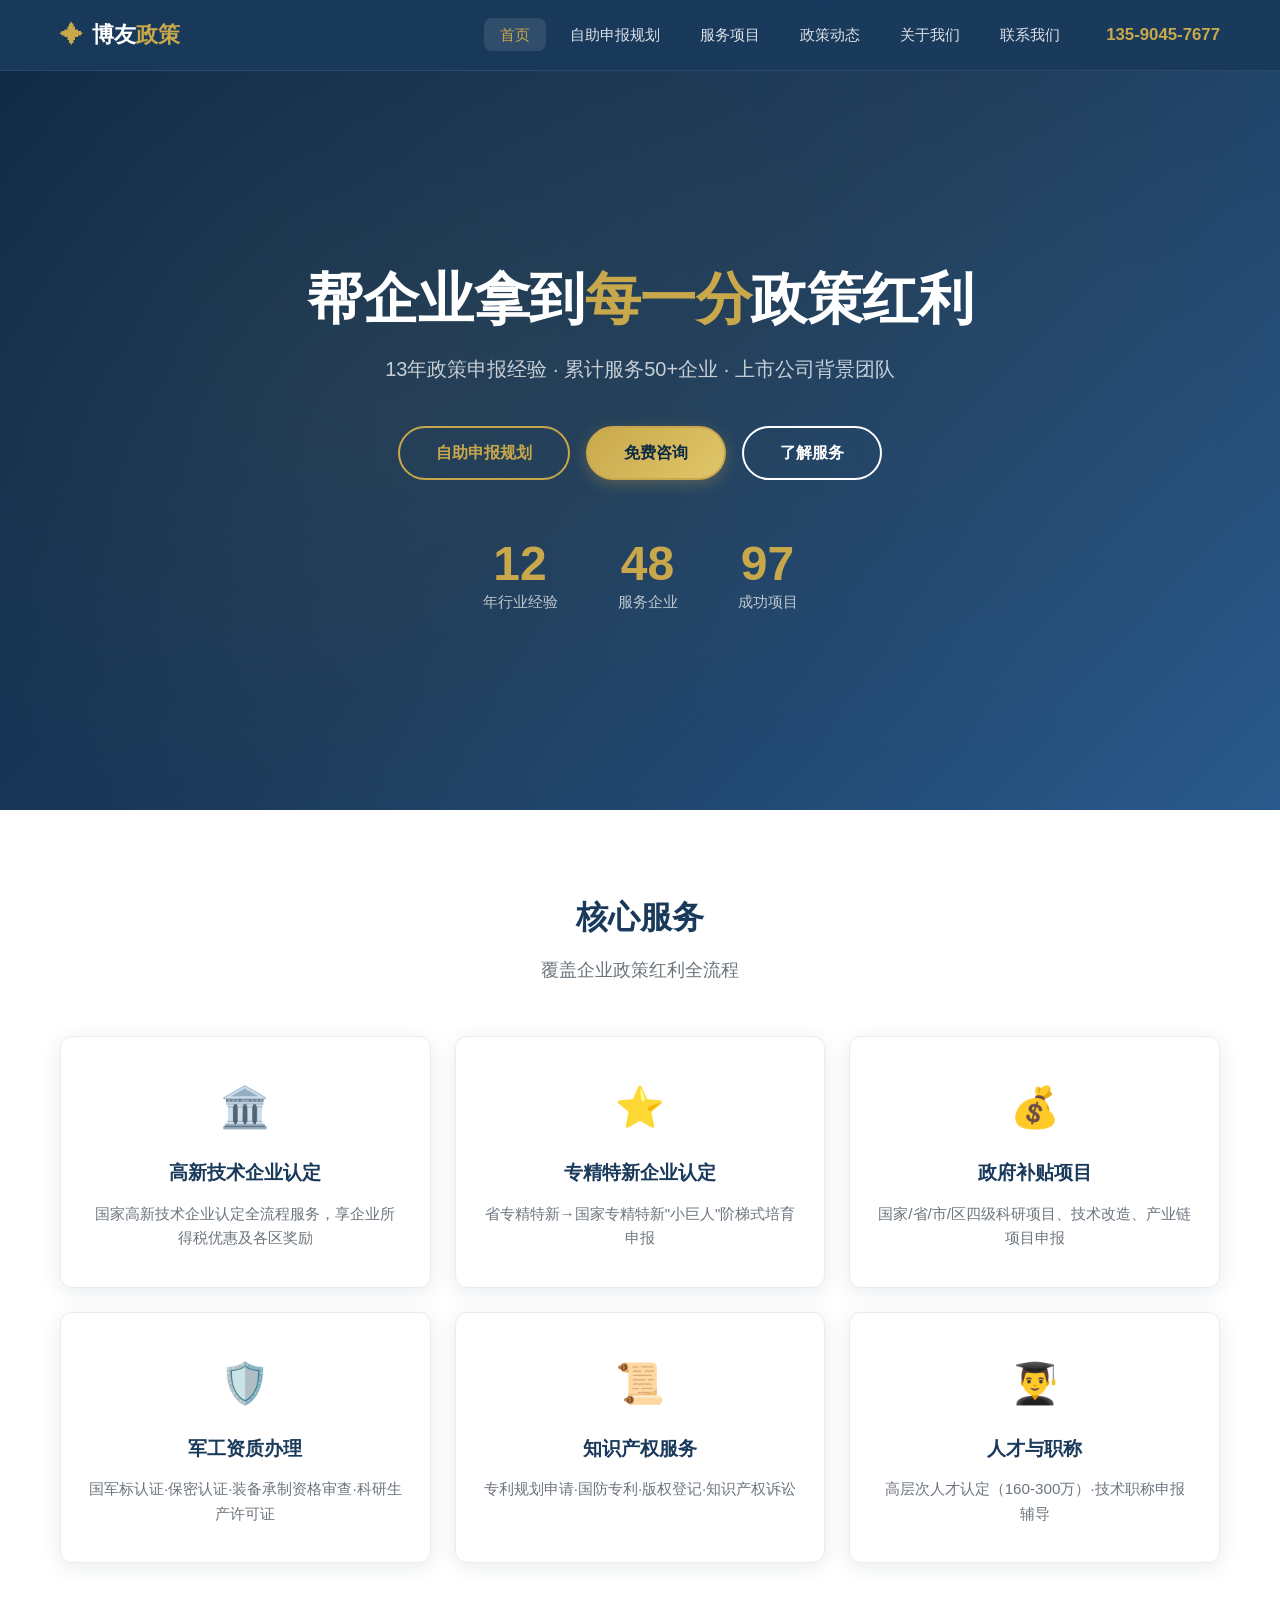
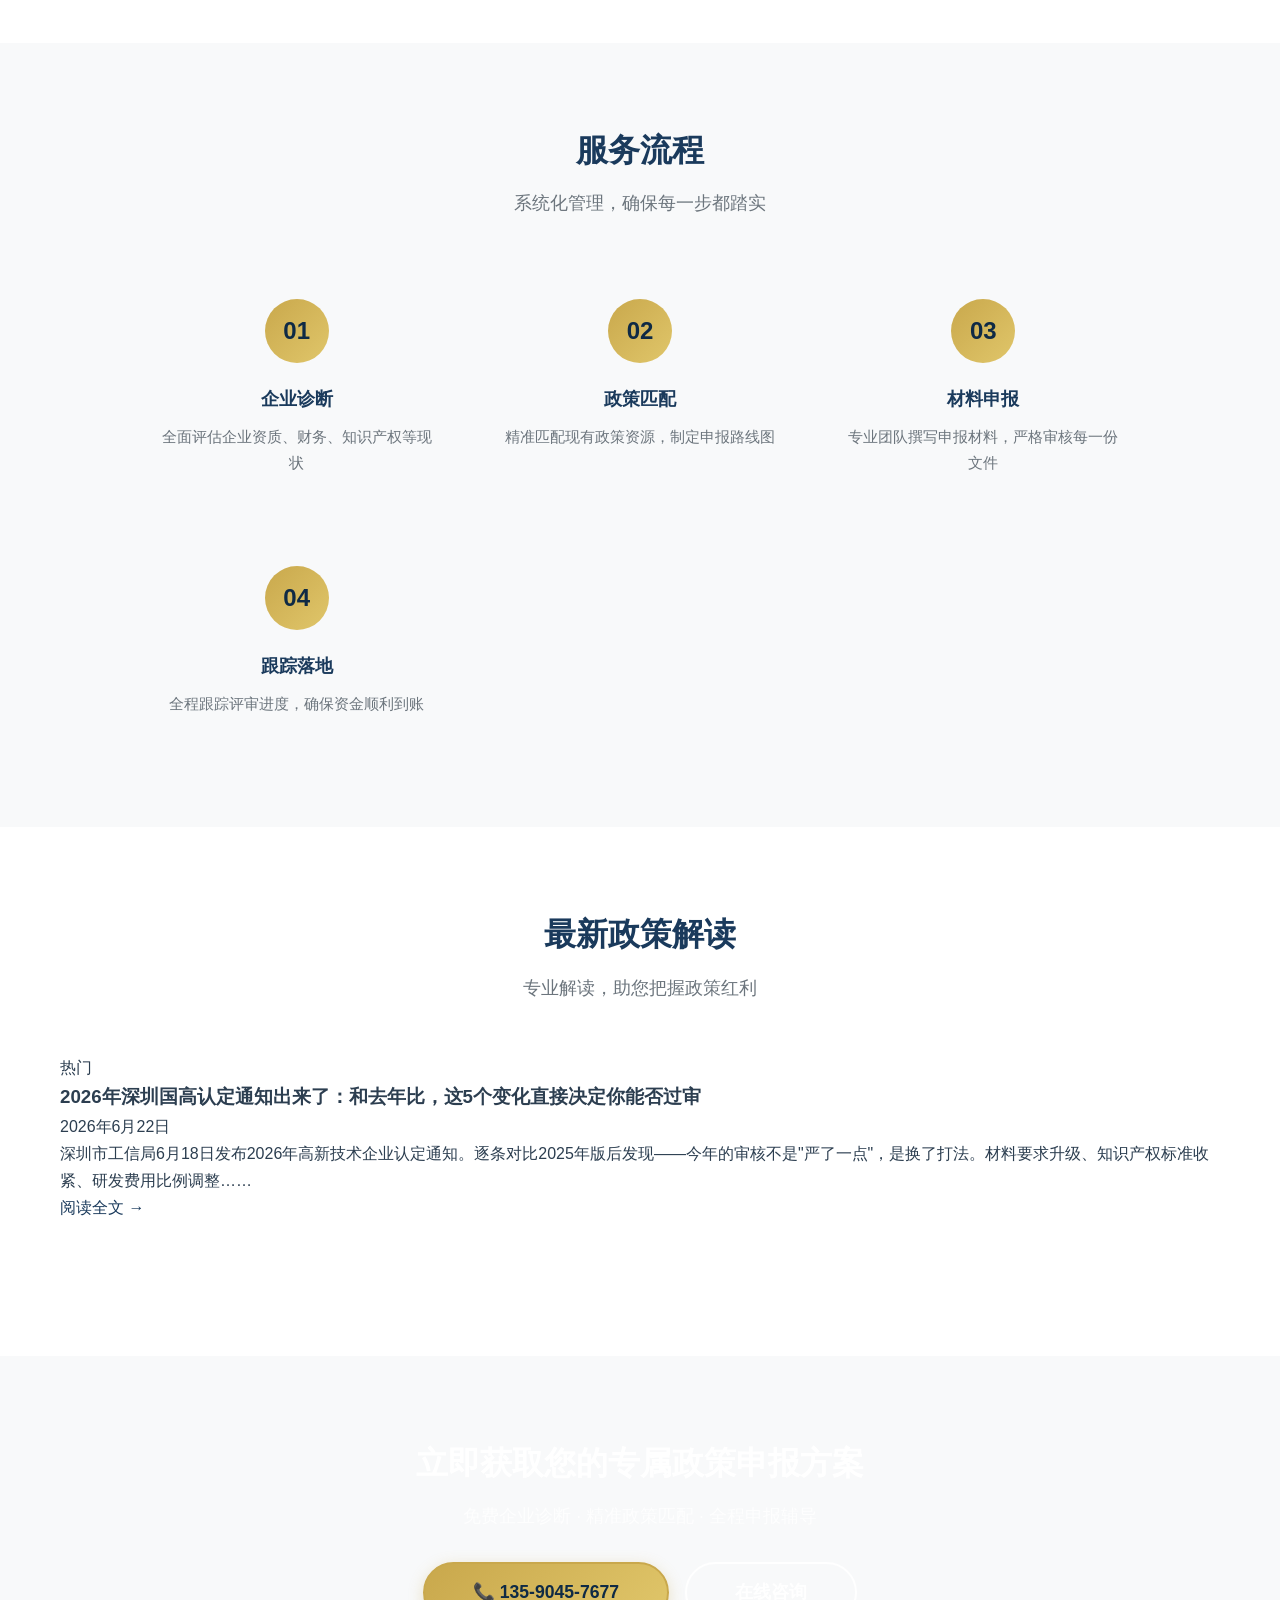
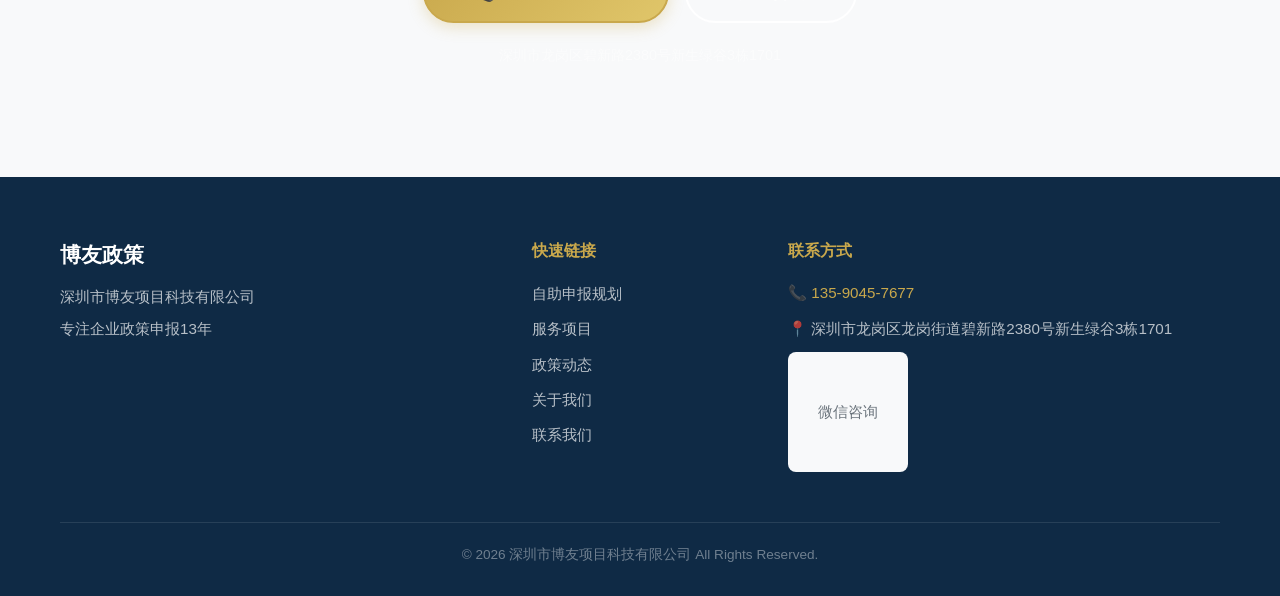
<file: index.html>
<!DOCTYPE html>
<html lang="zh-CN">
<head>
    <meta charset="UTF-8">
    <meta name="viewport" content="width=device-width, initial-scale=1.0">
    <title>博友政策 - 企业政策申报管家 | 国高·专精特新·补贴项目</title>
    <meta name="description" content="深圳市博友项目科技有限公司，13年政策申报经验，专注高新技术企业认定、专精特新、政府补贴项目、军工资质办理、知识产权服务。服务深圳及全国企业，累计成功项目100+。">
    <meta name="keywords" content="深圳高新技术企业认定,专精特新申报,政府补贴项目,军工资质,知识产权,深圳项目申报,博友政策">
    <link rel="stylesheet" href="assets/css/style.css">
</head>
<body>
    <!-- 顶部导航 -->
    <header class="header">
        <div class="container">
            <div class="logo">
                <a href="/">
                    <span class="logo-icon">✦</span>
                    <span class="logo-text">博友<span class="logo-accent">政策</span></span>
                </a>
            </div>
            <nav class="nav">
                <ul class="nav-list">
                    <li><a href="/" class="active">首页</a></li>
                    <li><a href="/plan.html">自助申报规划</a></li>
                    <li><a href="/services.html">服务项目</a></li>
                    <li><a href="/news.html">政策动态</a></li>
                    <li><a href="/about.html">关于我们</a></li>
                    <li><a href="/contact.html">联系我们</a></li>
                </ul>
                <div class="nav-phone"><a href="tel:13590457677">135-9045-7677</a></div>
                <button class="nav-toggle" aria-label="菜单">
                    <span></span>
                    <span></span>
                    <span></span>
                </button>
            </nav>
        </div>
    </header>

    <!-- Banner -->
    <section class="hero">
        <div class="hero-bg"></div>
        <div class="container">
            <div class="hero-content">
                <h1 class="hero-title">帮企业拿到<span class="text-gold">每一分</span>政策红利</h1>
                <p class="hero-subtitle">13年政策申报经验 · 累计服务50+企业 · 上市公司背景团队</p>
                <div class="hero-actions">
                    <a href="/plan.html" class="btn btn-gold-outline">自助申报规划</a>
                    <a href="/contact.html" class="btn btn-primary">免费咨询</a>
                    <a href="/services.html" class="btn btn-outline">了解服务</a>
                </div>
                <div class="hero-stats">
                    <div class="stat-item">
                        <span class="stat-number" data-target="13">0</span>
                        <span class="stat-label">年行业经验</span>
                    </div>
                    <div class="stat-item">
                        <span class="stat-number" data-target="50">0</span>
                        <span class="stat-label">服务企业</span>
                    </div>
                    <div class="stat-item">
                        <span class="stat-number" data-target="100">0</span>
                        <span class="stat-label">成功项目</span>
                    </div>
                </div>
            </div>
        </div>
    </section>

    <!-- 服务概览 -->
    <section class="section services-preview">
        <div class="container">
            <div class="section-header">
                <h2>核心服务</h2>
                <p>覆盖企业政策红利全流程</p>
            </div>
            <div class="services-grid">
                <div class="service-card">
                    <div class="service-icon">🏛️</div>
                    <h3>高新技术企业认定</h3>
                    <p>国家高新技术企业认定全流程服务，享企业所得税优惠及各区奖励</p>
                </div>
                <div class="service-card">
                    <div class="service-icon">⭐</div>
                    <h3>专精特新企业认定</h3>
                    <p>省专精特新→国家专精特新"小巨人"阶梯式培育申报</p>
                </div>
                <div class="service-card">
                    <div class="service-icon">💰</div>
                    <h3>政府补贴项目</h3>
                    <p>国家/省/市/区四级科研项目、技术改造、产业链项目申报</p>
                </div>
                <div class="service-card">
                    <div class="service-icon">🛡️</div>
                    <h3>军工资质办理</h3>
                    <p>国军标认证·保密认证·装备承制资格审查·科研生产许可证</p>
                </div>
                <div class="service-card">
                    <div class="service-icon">📜</div>
                    <h3>知识产权服务</h3>
                    <p>专利规划申请·国防专利·版权登记·知识产权诉讼</p>
                </div>
                <div class="service-card">
                    <div class="service-icon">👨‍🎓</div>
                    <h3>人才与职称</h3>
                    <p>高层次人才认定（160-300万）·技术职称申报辅导</p>
                </div>
            </div>
        </div>
    </section>

    <!-- 服务流程 -->
    <section class="section process">
        <div class="container">
            <div class="section-header">
                <h2>服务流程</h2>
                <p>系统化管理，确保每一步都踏实</p>
            </div>
            <div class="process-steps">
                <div class="step">
                    <div class="step-num">01</div>
                    <h3>企业诊断</h3>
                    <p>全面评估企业资质、财务、知识产权等现状</p>
                </div>
                <div class="step">
                    <div class="step-num">02</div>
                    <h3>政策匹配</h3>
                    <p>精准匹配现有政策资源，制定申报路线图</p>
                </div>
                <div class="step">
                    <div class="step-num">03</div>
                    <h3>材料申报</h3>
                    <p>专业团队撰写申报材料，严格审核每一份文件</p>
                </div>
                <div class="step">
                    <div class="step-num">04</div>
                    <h3>跟踪落地</h3>
                    <p>全程跟踪评审进度，确保资金顺利到账</p>
                </div>
            </div>
        </div>
    </section>

    <!-- 最新政策解读 -->
    <section class="section latest-news-home">
        <div class="container">
            <div class="section-header">
                <h2>最新政策解读</h2>
                <p>专业解读，助您把握政策红利</p>
            </div>
            <div class="news-home-grid">
                <div class="news-home-card">
                    <div class="news-home-badge">热门</div>
                    <h3>2026年深圳国高认定通知出来了：和去年比，这5个变化直接决定你能否过审</h3>
                    <p class="news-home-date">2026年6月22日</p>
                    <p class="news-home-excerpt">深圳市工信局6月18日发布2026年高新技术企业认定通知。逐条对比2025年版后发现——今年的审核不是"严了一点"，是换了打法。材料要求升级、知识产权标准收紧、研发费用比例调整……</p>
                    <a href="/news.html" class="news-home-link">阅读全文 →</a>
                </div>
            </div>
            <div class="news-home-more">
                <a href="/news.html" class="btn btn-outline">查看全部政策动态 →</a>
            </div>
        </div>
    </section>

    <!-- CTA -->
    <section class="section cta">
        <div class="container">
            <div class="cta-content">
                <h2>立即获取您的专属政策申报方案</h2>
                <p>免费企业诊断 · 精准政策匹配 · 全程申报辅导</p>
                <div class="cta-actions">
                    <a href="tel:13590457677" class="btn btn-primary btn-lg">📞 135-9045-7677</a>
                    <a href="/contact.html" class="btn btn-outline btn-lg">在线咨询</a>
                </div>
                <p class="cta-note">深圳市龙岗区碧新路2380号新生绿谷3栋1701</p>
            </div>
        </div>
    </section>

    <!-- 页脚 -->
    <footer class="footer">
        <div class="container">
            <div class="footer-grid">
                <div class="footer-brand">
                    <h3>博友政策</h3>
                    <p>深圳市博友项目科技有限公司</p>
                    <p>专注企业政策申报13年</p>
                </div>
                <div class="footer-links">
                    <h4>快速链接</h4>
                    <ul>
                        <li><a href="/plan.html">自助申报规划</a></li>
                        <li><a href="/services.html">服务项目</a></li>
                        <li><a href="/news.html">政策动态</a></li>
                        <li><a href="/about.html">关于我们</a></li>
                        <li><a href="/contact.html">联系我们</a></li>
                    </ul>
                </div>
                <div class="footer-contact">
                    <h4>联系方式</h4>
                    <p>📞 <a href="tel:13590457677">135-9045-7677</a></p>
                    <p>📍 深圳市龙岗区龙岗街道碧新路2380号新生绿谷3栋1701</p>
                    <div class="footer-qr">
                        <!-- 后续放微信二维码图片 -->
                        <p class="qr-placeholder">微信咨询</p>
                    </div>
                </div>
            </div>
            <div class="footer-bottom">
                <p>&copy; 2026 深圳市博友项目科技有限公司 All Rights Reserved.</p>
            </div>
        </div>
    </footer>

    <script src="assets/js/main.js"></script>
</body>
</html>
</file>
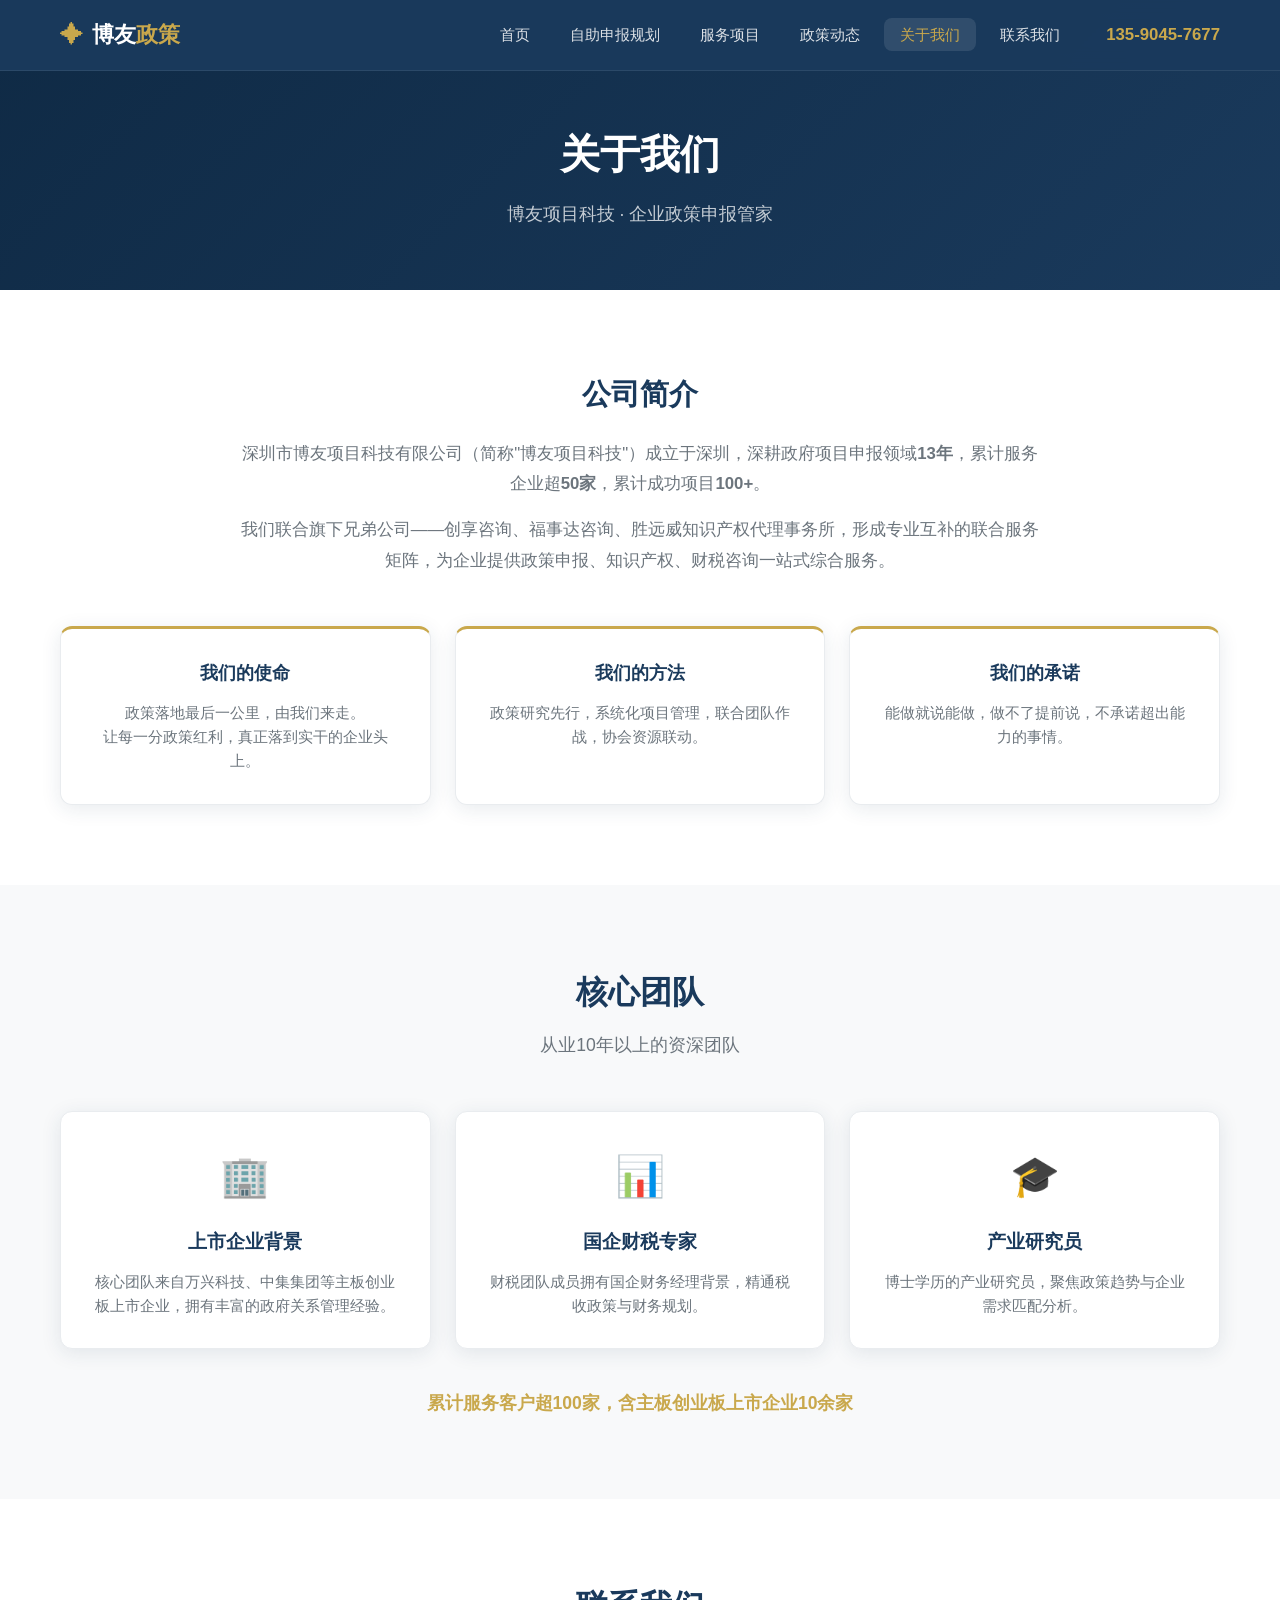
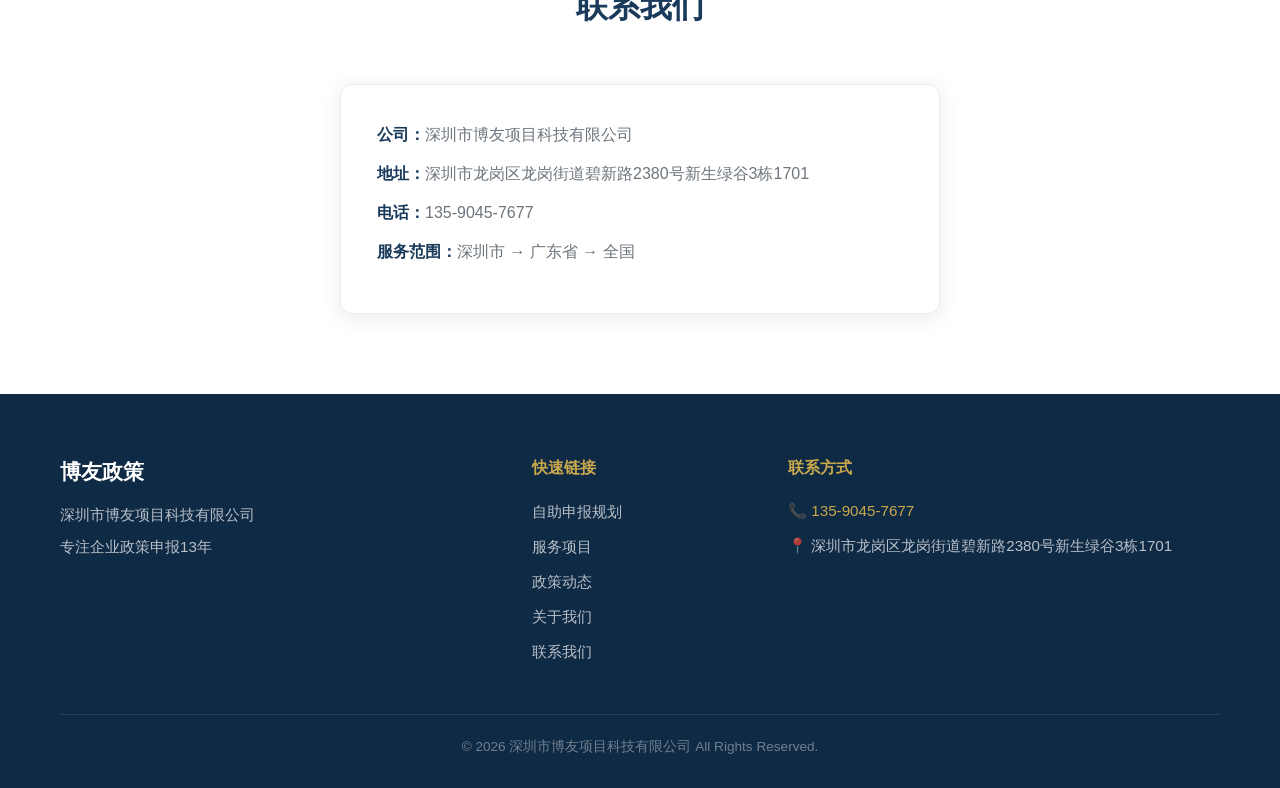
<file: about.html>
<!DOCTYPE html>
<html lang="zh-CN">
<head>
    <meta charset="UTF-8">
    <meta name="viewport" content="width=device-width, initial-scale=1.0">
    <title>关于我们 - 博友政策 | 深圳市博友项目科技有限公司</title>
    <meta name="description" content="深圳市博友项目科技有限公司，13年政策申报经验，核心团队来自上市企业、国企、博士学历背景。专注企业政策申报服务。">
    <link rel="stylesheet" href="assets/css/style.css">
</head>
<body>
    <header class="header">
        <div class="container">
            <div class="logo">
                <a href="/">
                    <span class="logo-icon">✦</span>
                    <span class="logo-text">博友<span class="logo-accent">政策</span></span>
                </a>
            </div>
            <nav class="nav">
                <ul class="nav-list">
                    <li><a href="/">首页</a></li>
                    <li><a href="/plan.html">自助申报规划</a></li>
                    <li><a href="/services.html">服务项目</a></li>
                    <li><a href="/news.html">政策动态</a></li>
                    <li><a href="/about.html" class="active">关于我们</a></li>
                    <li><a href="/contact.html">联系我们</a></li>
                </ul>
                <div class="nav-phone"><a href="tel:13590457677">135-9045-7677</a></div>
                <button class="nav-toggle" aria-label="菜单">
                    <span></span>
                    <span></span>
                    <span></span>
                </button>
            </nav>
        </div>
    </header>

    <section class="page-hero">
        <div class="container">
            <h1>关于我们</h1>
            <p>博友项目科技 · 企业政策申报管家</p>
        </div>
    </section>

    <section class="section about-intro">
        <div class="container">
            <div class="about-content">
                <h2>公司简介</h2>
                <p>深圳市博友项目科技有限公司（简称"博友项目科技"）成立于深圳，深耕政府项目申报领域<strong>13年</strong>，累计服务企业超<strong>50家</strong>，累计成功项目<strong>100+</strong>。</p>
                <p>我们联合旗下兄弟公司——创享咨询、福事达咨询、胜远威知识产权代理事务所，形成专业互补的联合服务矩阵，为企业提供政策申报、知识产权、财税咨询一站式综合服务。</p>
            </div>

            <div class="about-values">
                <div class="value-card">
                    <h3>我们的使命</h3>
                    <p>政策落地最后一公里，由我们来走。</p>
                    <p>让每一分政策红利，真正落到实干的企业头上。</p>
                </div>
                <div class="value-card">
                    <h3>我们的方法</h3>
                    <p>政策研究先行，系统化项目管理，联合团队作战，协会资源联动。</p>
                </div>
                <div class="value-card">
                    <h3>我们的承诺</h3>
                    <p>能做就说能做，做不了提前说，不承诺超出能力的事情。</p>
                </div>
            </div>
        </div>
    </section>

    <section class="section team-section">
        <div class="container">
            <div class="section-header">
                <h2>核心团队</h2>
                <p>从业10年以上的资深团队</p>
            </div>
            <div class="team-grid">
                <div class="team-card">
                    <div class="team-icon">🏢</div>
                    <h3>上市企业背景</h3>
                    <p>核心团队来自万兴科技、中集集团等主板创业板上市企业，拥有丰富的政府关系管理经验。</p>
                </div>
                <div class="team-card">
                    <div class="team-icon">📊</div>
                    <h3>国企财税专家</h3>
                    <p>财税团队成员拥有国企财务经理背景，精通税收政策与财务规划。</p>
                </div>
                <div class="team-card">
                    <div class="team-icon">🎓</div>
                    <h3>产业研究员</h3>
                    <p>博士学历的产业研究员，聚焦政策趋势与企业需求匹配分析。</p>
                </div>
            </div>
            <p class="team-summary">累计服务客户超100家，含主板创业板上市企业10余家</p>
        </div>
    </section>

    <section class="section contact-info-section">
        <div class="container">
            <div class="section-header">
                <h2>联系我们</h2>
            </div>
            <div class="contact-card">
                <p><strong>公司：</strong>深圳市博友项目科技有限公司</p>
                <p><strong>地址：</strong>深圳市龙岗区龙岗街道碧新路2380号新生绿谷3栋1701</p>
                <p><strong>电话：</strong>135-9045-7677</p>
                <p><strong>服务范围：</strong>深圳市 → 广东省 → 全国</p>
            </div>
        </div>
    </section>

    <footer class="footer">
        <div class="container">
            <div class="footer-grid">
                <div class="footer-brand">
                    <h3>博友政策</h3>
                    <p>深圳市博友项目科技有限公司</p>
                    <p>专注企业政策申报13年</p>
                </div>
                <div class="footer-links">
                    <h4>快速链接</h4>
                    <ul>
                        <li><a href=/plan.html>自助申报规划</a></li>
                        <li><a href=/services.html>服务项目</a></li>
                        <li><a href=/news.html>政策动态</a></li>
                        <li><a href="/about.html">关于我们</a></li>
                        <li><a href="/contact.html">联系我们</a></li>
                    </ul>
                </div>
                <div class="footer-contact">
                    <h4>联系方式</h4>
                    <p>📞 <a href="tel:13590457677">135-9045-7677</a></p>
                    <p>📍 深圳市龙岗区龙岗街道碧新路2380号新生绿谷3栋1701</p>
                </div>
            </div>
            <div class="footer-bottom">
                <p>&copy; 2026 深圳市博友项目科技有限公司 All Rights Reserved.</p>
            </div>
        </div>
    </footer>

    <script src="assets/js/main.js"></script>
</body>
</html>
</file>
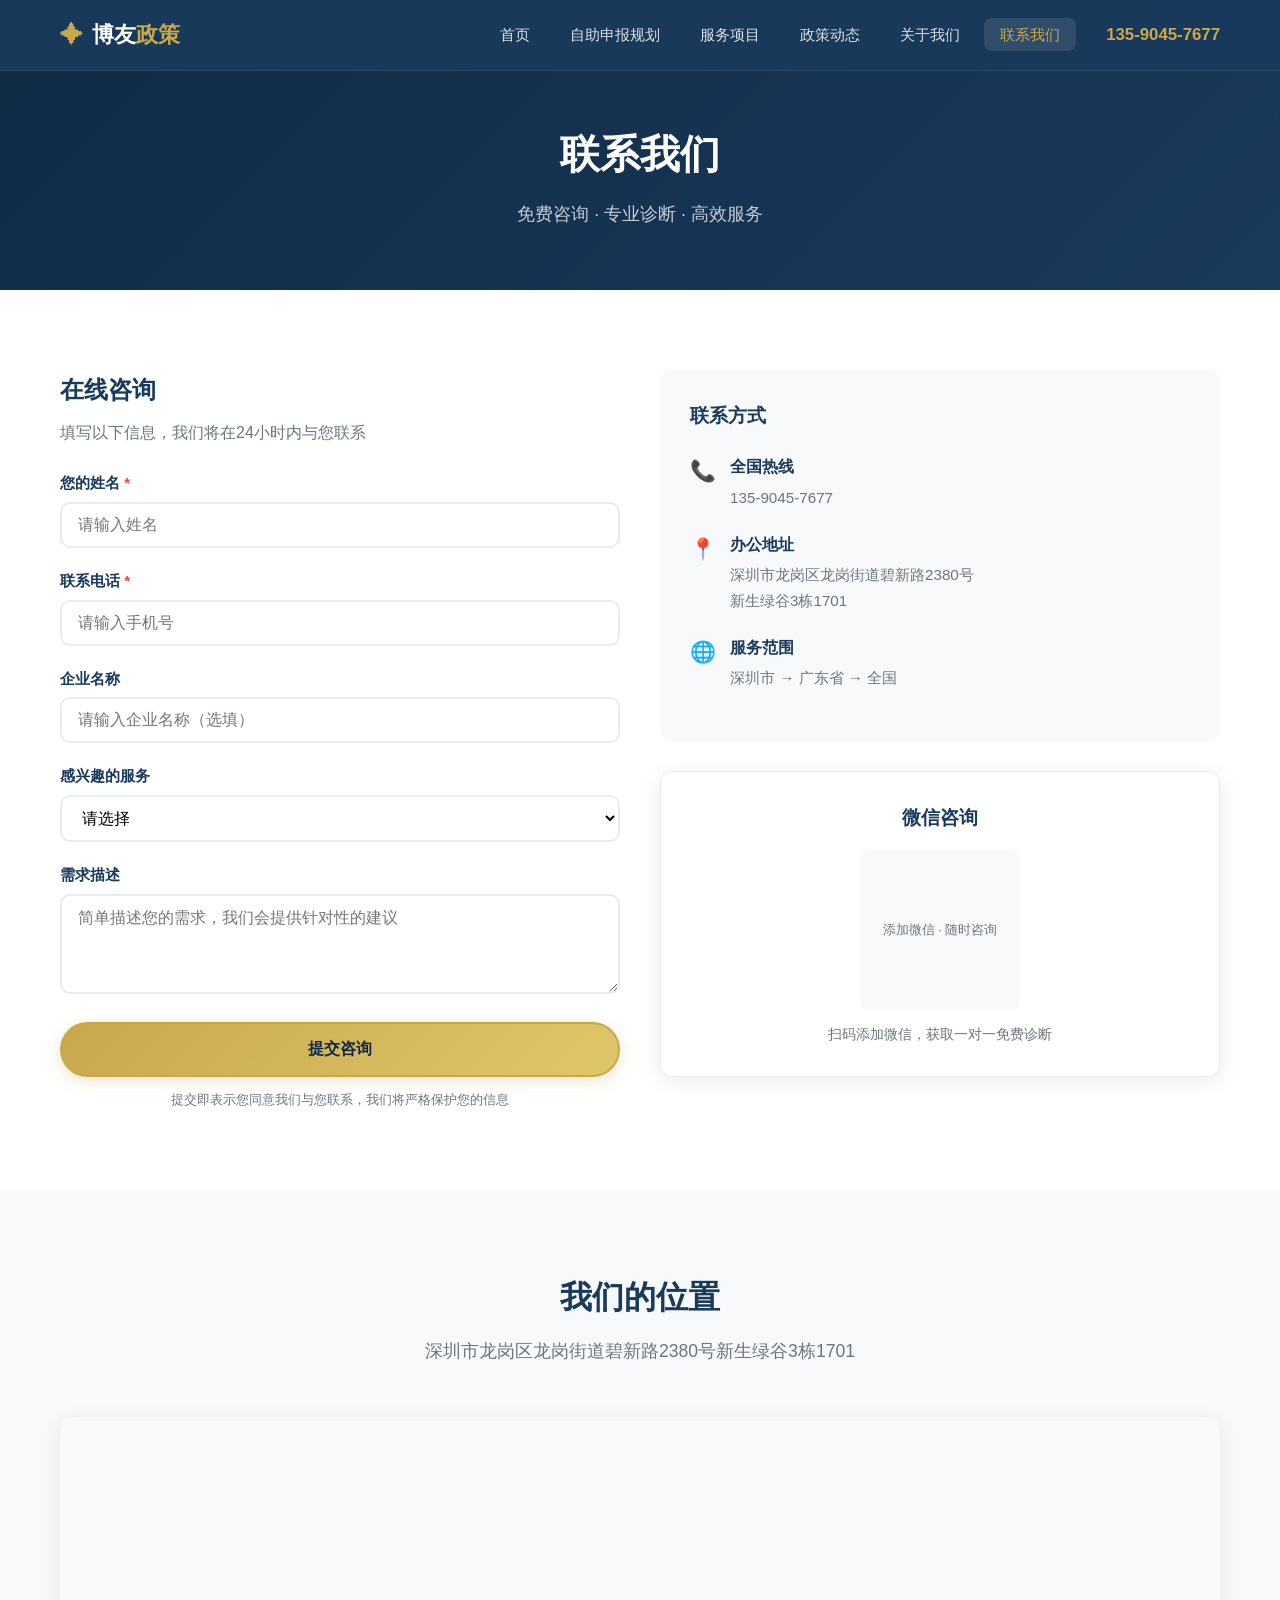
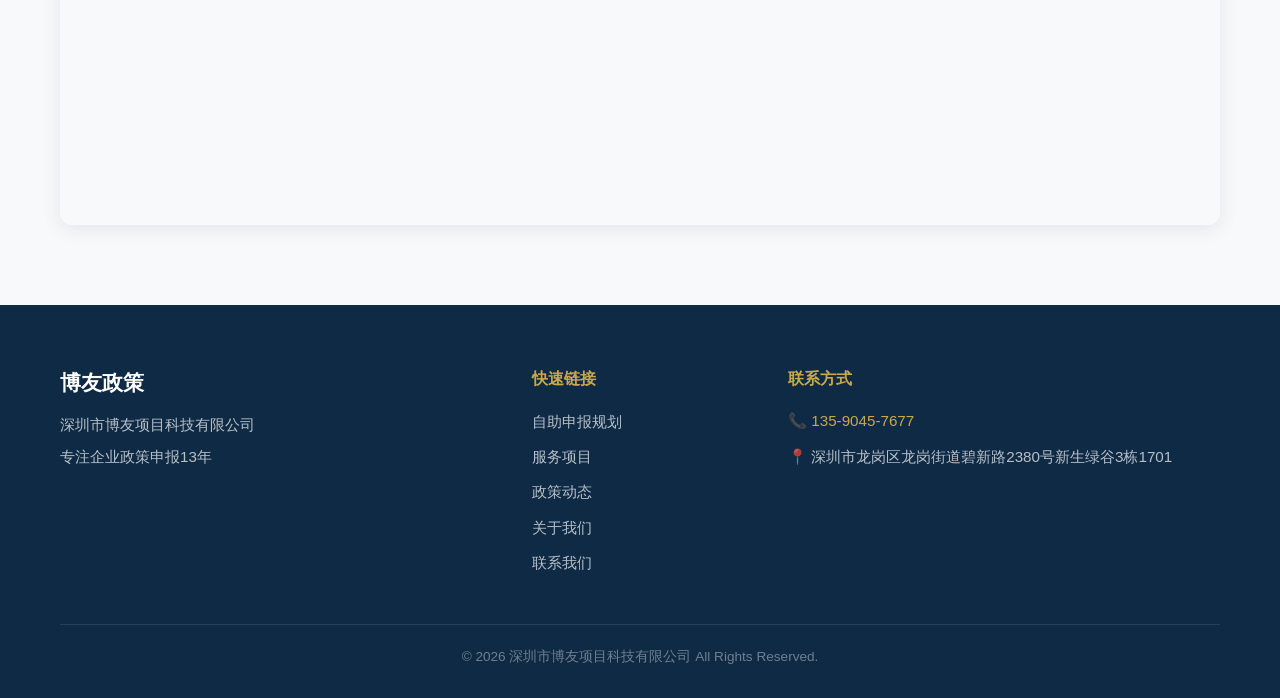
<file: contact.html>
<!DOCTYPE html>
<html lang="zh-CN">
<head>
    <meta charset="UTF-8">
    <meta name="viewport" content="width=device-width, initial-scale=1.0">
    <title>联系我们 - 博友政策 | 免费咨询 135-9045-7677</title>
    <meta name="description" content="联系我们获取免费政策申报咨询。电话：135-9045-7677，地址：深圳市龙岗区新生绿谷3栋1701。在线表单提交，24小时内回复。">
    <link rel="stylesheet" href="assets/css/style.css">
</head>
<body>
    <header class="header">
        <div class="container">
            <div class="logo">
                <a href="/">
                    <span class="logo-icon">✦</span>
                    <span class="logo-text">博友<span class="logo-accent">政策</span></span>
                </a>
            </div>
            <nav class="nav">
                <ul class="nav-list">
                    <li><a href="/">首页</a></li>
                    <li><a href="/plan.html">自助申报规划</a></li>
                    <li><a href="/services.html">服务项目</a></li>
                    <li><a href="/news.html">政策动态</a></li>
                    <li><a href="/about.html">关于我们</a></li>
                    <li><a href="/contact.html" class="active">联系我们</a></li>
                </ul>
                <div class="nav-phone"><a href="tel:13590457677">135-9045-7677</a></div>
                <button class="nav-toggle" aria-label="菜单">
                    <span></span>
                    <span></span>
                    <span></span>
                </button>
            </nav>
        </div>
    </header>

    <section class="page-hero">
        <div class="container">
            <h1>联系我们</h1>
            <p>免费咨询 · 专业诊断 · 高效服务</p>
        </div>
    </section>

    <section class="section contact-page">
        <div class="container">
            <div class="contact-grid">
                <div class="contact-form-wrapper">
                    <h2>在线咨询</h2>
                    <p>填写以下信息，我们将在24小时内与您联系</p>
                    <form class="contact-form" id="contactForm" action="https://api.web3forms.com/submit" method="POST">
                        <!-- Web3Forms Access Key - 免费表单处理 -->
                        <input type="hidden" name="access_key" value="YOUR_ACCESS_KEY">
                        <input type="hidden" name="subject" value="博友政策官网 - 新咨询">
                        <input type="hidden" name="from_name" value="博友政策官网">
                        
                        <div class="form-group">
                            <label for="name">您的姓名 <span class="required">*</span></label>
                            <input type="text" id="name" name="name" required placeholder="请输入姓名">
                        </div>
                        <div class="form-group">
                            <label for="phone">联系电话 <span class="required">*</span></label>
                            <input type="tel" id="phone" name="phone" required placeholder="请输入手机号">
                        </div>
                        <div class="form-group">
                            <label for="company">企业名称</label>
                            <input type="text" id="company" name="company" placeholder="请输入企业名称（选填）">
                        </div>
                        <div class="form-group">
                            <label for="service">感兴趣的服务</label>
                            <select id="service" name="service">
                                <option value="">请选择</option>
                                <option value="高新技术企业认定">高新技术企业认定</option>
                                <option value="专精特新企业认定">专精特新企业认定</option>
                                <option value="政府补贴项目">政府补贴项目</option>
                                <option value="军工资质办理">军工资质办理</option>
                                <option value="知识产权服务">知识产权服务</option>
                                <option value="人才与职称">人才与职称</option>
                                <option value="其他">其他</option>
                            </select>
                        </div>
                        <div class="form-group">
                            <label for="message">需求描述</label>
                            <textarea id="message" name="message" rows="4" placeholder="简单描述您的需求，我们会提供针对性的建议"></textarea>
                        </div>
                        <button type="submit" class="btn btn-primary btn-block">提交咨询</button>
                        <p class="form-note">提交即表示您同意我们与您联系，我们将严格保护您的信息</p>
                    </form>
                </div>

                <div class="contact-info-wrapper">
                    <div class="contact-info-card">
                        <h3>联系方式</h3>
                        <div class="contact-item">
                            <span class="contact-icon">📞</span>
                            <div>
                                <strong>全国热线</strong>
                                <a href="tel:13590457677">135-9045-7677</a>
                            </div>
                        </div>
                        <div class="contact-item">
                            <span class="contact-icon">📍</span>
                            <div>
                                <strong>办公地址</strong>
                                <p>深圳市龙岗区龙岗街道碧新路2380号<br>新生绿谷3栋1701</p>
                            </div>
                        </div>
                        <div class="contact-item">
                            <span class="contact-icon">🌐</span>
                            <div>
                                <strong>服务范围</strong>
                                <p>深圳市 → 广东省 → 全国</p>
                            </div>
                        </div>
                    </div>

                    <div class="contact-qr">
                        <h3>微信咨询</h3>
                        <div class="qr-placeholder">
                            <span>添加微信 · 随时咨询</span>
                        </div>
                        <p>扫码添加微信，获取一对一免费诊断</p>
                    </div>
                </div>
            </div>
        </div>
    </section>

    <!-- 地图 -->
    <section class="section map-section">
        <div class="container">
            <div class="section-header">
                <h2>我们的位置</h2>
                <p>深圳市龙岗区龙岗街道碧新路2380号新生绿谷3栋1701</p>
            </div>
            <div class="map-container">
                <iframe src="https://uri.amap.com/marker?position=114.2801,22.7700&name=新生绿谷&content=深圳市龙岗区碧新路2380号新生绿谷" width="100%" height="400" frameborder="0" style="border:0; border-radius: 12px;" allowfullscreen="" loading="lazy"></iframe>
            </div>
        </div>
    </section>

    <footer class="footer">
        <div class="container">
            <div class="footer-grid">
                <div class="footer-brand">
                    <h3>博友政策</h3>
                    <p>深圳市博友项目科技有限公司</p>
                    <p>专注企业政策申报13年</p>
                </div>
                <div class="footer-links">
                    <h4>快速链接</h4>
                    <ul>
                        <li><a href=/plan.html>自助申报规划</a></li>
                        <li><a href=/services.html>服务项目</a></li>
                        <li><a href=/news.html>政策动态</a></li>
                        <li><a href="/about.html">关于我们</a></li>
                        <li><a href="/contact.html">联系我们</a></li>
                    </ul>
                </div>
                <div class="footer-contact">
                    <h4>联系方式</h4>
                    <p>📞 <a href="tel:13590457677">135-9045-7677</a></p>
                    <p>📍 深圳市龙岗区龙岗街道碧新路2380号新生绿谷3栋1701</p>
                </div>
            </div>
            <div class="footer-bottom">
                <p>&copy; 2026 深圳市博友项目科技有限公司 All Rights Reserved.</p>
            </div>
        </div>
    </footer>

    <script src="assets/js/main.js"></script>
</body>
</html>
</file>
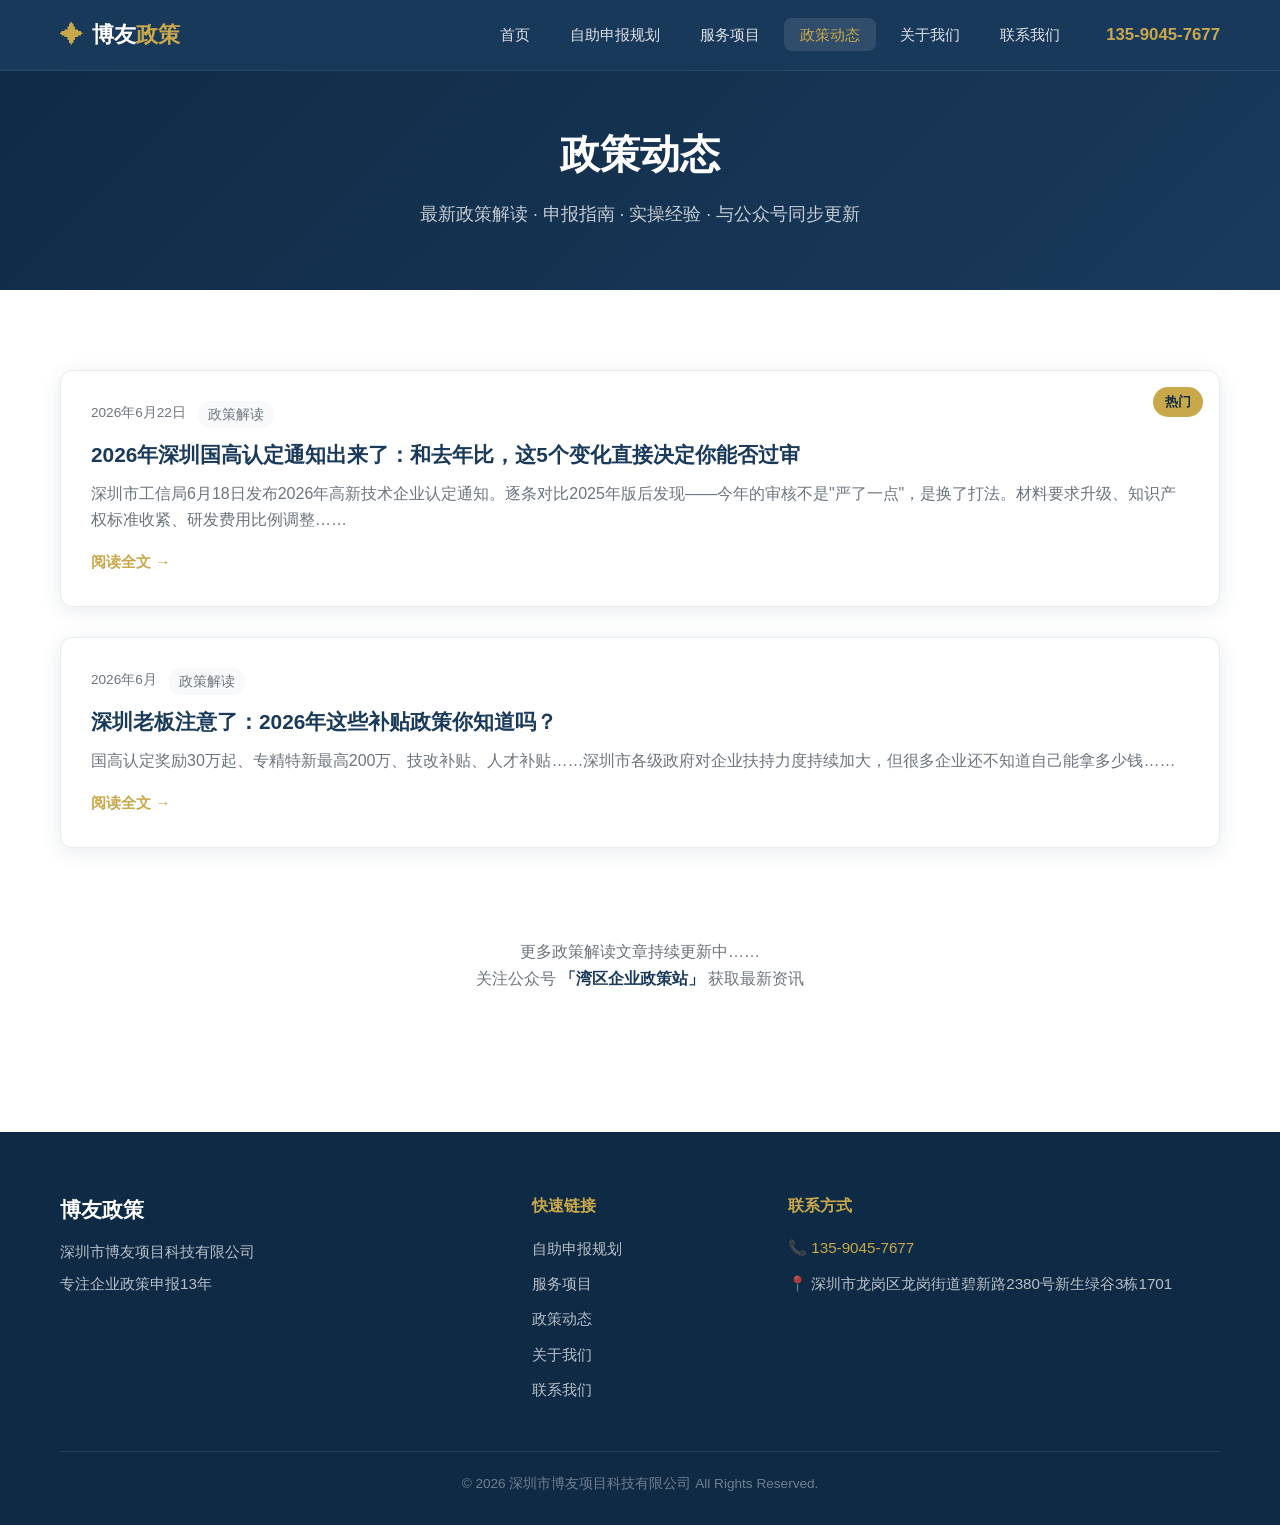
<file: news.html>
<!DOCTYPE html>
<html lang="zh-CN">
<head>
    <meta charset="UTF-8">
    <meta name="viewport" content="width=device-width, initial-scale=1.0">
    <title>政策动态 - 博友政策 | 深圳企业补贴政策解读</title>
    <meta name="description" content="博友政策最新政策资讯，深圳企业补贴政策解读、申报指南与实操经验分享。">
    <link rel="stylesheet" href="assets/css/style.css">
</head>
<body>
    <header class="header">
        <div class="container">
            <div class="logo">
                <a href="/">
                    <span class="logo-icon">✦</span>
                    <span class="logo-text">博友<span class="logo-accent">政策</span></span>
                </a>
            </div>
            <nav class="nav">
                <ul class="nav-list">
                    <li><a href="/">首页</a></li>
                    <li><a href="/plan.html">自助申报规划</a></li>
                    <li><a href="/services.html">服务项目</a></li>
                    <li><a href="/news.html" class="active">政策动态</a></li>
                    <li><a href="/about.html">关于我们</a></li>
                    <li><a href="/contact.html">联系我们</a></li>
                </ul>
                <div class="nav-phone"><a href="tel:13590457677">135-9045-7677</a></div>
                <button class="nav-toggle" aria-label="菜单">
                    <span></span>
                    <span></span>
                    <span></span>
                </button>
            </nav>
        </div>
    </header>

    <section class="page-hero">
        <div class="container">
            <h1>政策动态</h1>
            <p>最新政策解读 · 申报指南 · 实操经验 · 与公众号同步更新</p>
        </div>
    </section>

    <section class="section news-list">
        <div class="container">
            <div class="news-card">
                <div class="news-badge">热门</div>
                <div class="news-meta">
                    <span class="news-date">2026年6月22日</span>
                    <span class="news-tag">政策解读</span>
                </div>
                <h2 class="news-title">2026年深圳国高认定通知出来了：和去年比，这5个变化直接决定你能否过审</h2>
                <p class="news-excerpt">深圳市工信局6月18日发布2026年高新技术企业认定通知。逐条对比2025年版后发现——今年的审核不是"严了一点"，是换了打法。材料要求升级、知识产权标准收紧、研发费用比例调整……</p>
                <a href="https://mp.weixin.qq.com/s/" class="news-readmore" target="_blank">阅读全文 →</a>
            </div>

            <div class="news-card">
                <div class="news-meta">
                    <span class="news-date">2026年6月</span>
                    <span class="news-tag">政策解读</span>
                </div>
                <h2 class="news-title">深圳老板注意了：2026年这些补贴政策你知道吗？</h2>
                <p class="news-excerpt">国高认定奖励30万起、专精特新最高200万、技改补贴、人才补贴……深圳市各级政府对企业扶持力度持续加大，但很多企业还不知道自己能拿多少钱……</p>
                <a href="#" class="news-readmore">阅读全文 →</a>
            </div>

            <div class="news-empty">
                <p>更多政策解读文章持续更新中……</p>
                <p>关注公众号 <strong>「湾区企业政策站」</strong> 获取最新资讯</p>
            </div>
        </div>
    </section>

    <footer class="footer">
        <div class="container">
            <div class="footer-grid">
                <div class="footer-brand">
                    <h3>博友政策</h3>
                    <p>深圳市博友项目科技有限公司</p>
                    <p>专注企业政策申报13年</p>
                </div>
                <div class="footer-links">
                    <h4>快速链接</h4>
                    <ul>
                        <li><a href=/plan.html>自助申报规划</a></li>
                        <li><a href=/services.html>服务项目</a></li>
                        <li><a href=/news.html>政策动态</a></li>
                        <li><a href="/about.html">关于我们</a></li>
                        <li><a href="/contact.html">联系我们</a></li>
                    </ul>
                </div>
                <div class="footer-contact">
                    <h4>联系方式</h4>
                    <p>📞 <a href="tel:13590457677">135-9045-7677</a></p>
                    <p>📍 深圳市龙岗区龙岗街道碧新路2380号新生绿谷3栋1701</p>
                </div>
            </div>
            <div class="footer-bottom">
                <p>&copy; 2026 深圳市博友项目科技有限公司 All Rights Reserved.</p>
            </div>
        </div>
    </footer>

    <script src="assets/js/main.js"></script>
</body>
</html>
</file>
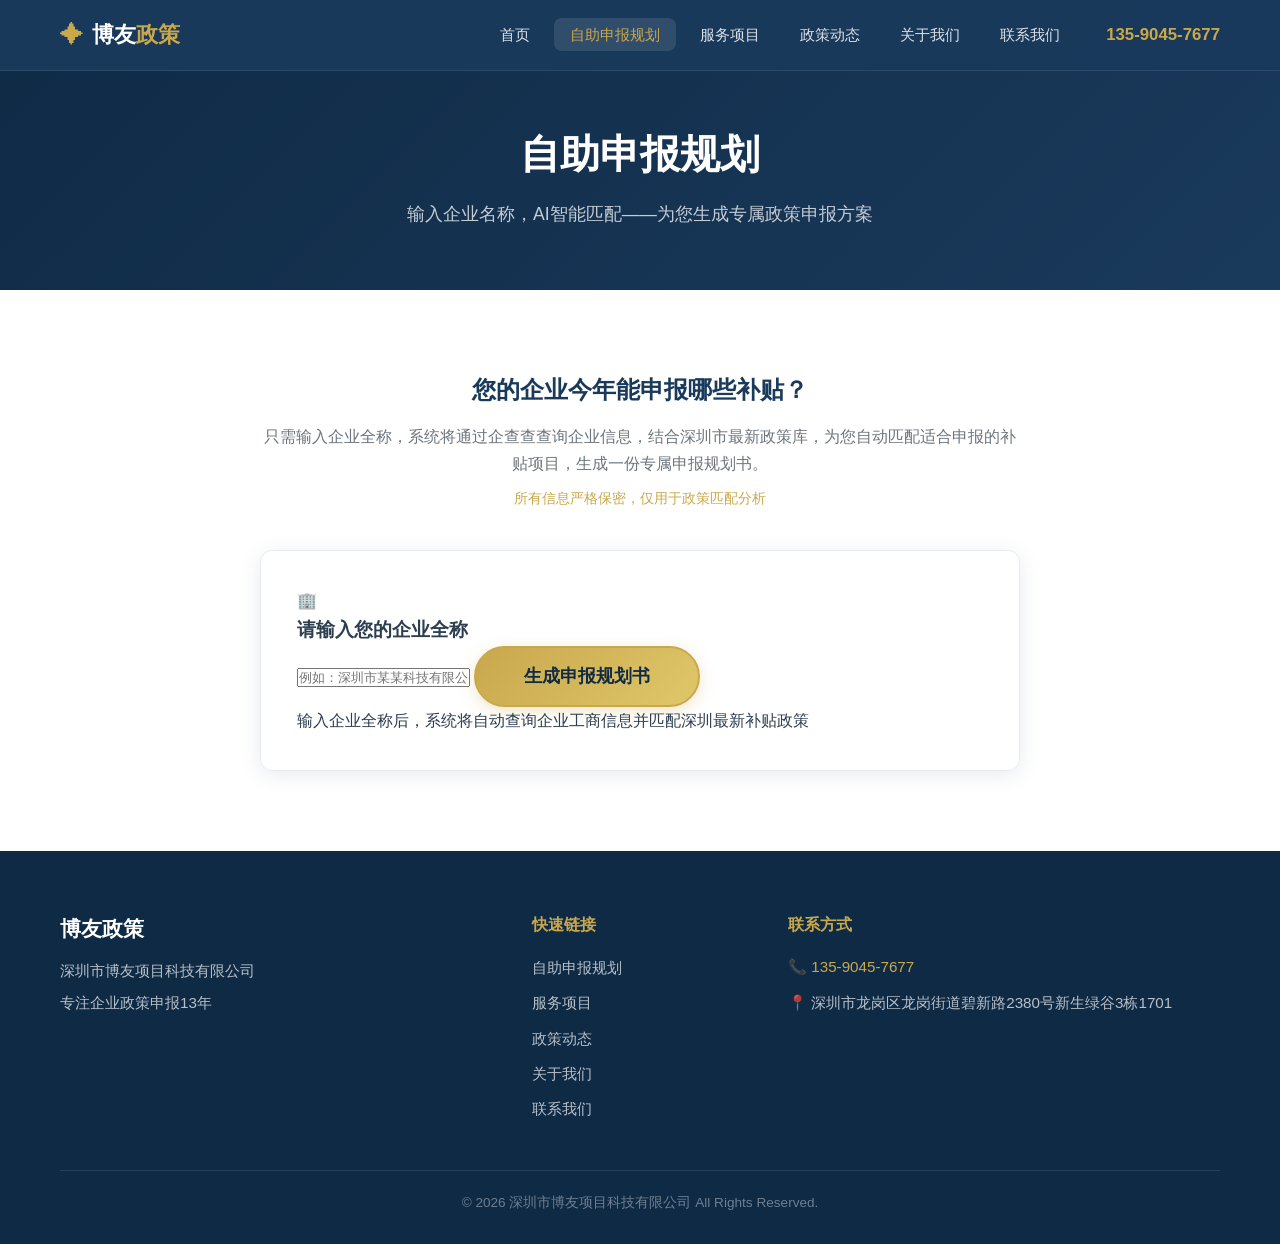
<file: plan.html>
<!DOCTYPE html>
<html lang="zh-CN">
<head>
    <meta charset="UTF-8">
    <meta name="viewport" content="width=device-width, initial-scale=1.0">
    <title>自助申报规划 - 博友政策 | 免费生成专属申报方案</title>
    <meta name="description" content="输入企业名称，AI自动查询企业信息并匹配深圳各级政府补贴政策，免费生成专属申报规划书。博友政策13年经验，精准匹配深圳各级政府补贴项目。">
    <link rel="stylesheet" href="assets/css/style.css">
    <link rel="stylesheet" href="assets/css/plan.css">
</head>
<body>
    <header class="header">
        <div class="container">
            <div class="logo">
                <a href="/">
                    <span class="logo-icon">✦</span>
                    <span class="logo-text">博友<span class="logo-accent">政策</span></span>
                </a>
            </div>
            <nav class="nav">
                <ul class="nav-list">
                    <li><a href="/">首页</a></li>
                    <li><a href="/plan.html" class="active">自助申报规划</a></li>
                    <li><a href="/services.html">服务项目</a></li>
                    <li><a href="/news.html">政策动态</a></li>
                    <li><a href="/about.html">关于我们</a></li>
                    <li><a href="/contact.html">联系我们</a></li>
                </ul>
                <div class="nav-phone"><a href="tel:13590457677">135-9045-7677</a></div>
                <button class="nav-toggle" aria-label="菜单">
                    <span></span>
                    <span></span>
                    <span></span>
                </button>
            </nav>
        </div>
    </header>

    <section class="page-hero">
        <div class="container">
            <h1>自助申报规划</h1>
            <p>输入企业名称，AI智能匹配——为您生成专属政策申报方案</p>
        </div>
    </section>

    <section class="section plan-section">
        <div class="container">
            <div class="plan-intro">
                <h2>您的企业今年能申报哪些补贴？</h2>
                <p>只需输入企业全称，系统将通过企查查查询企业信息，结合深圳市最新政策库，为您自动匹配适合申报的补贴项目，生成一份专属申报规划书。</p>
                <p class="plan-note">所有信息严格保密，仅用于政策匹配分析</p>
            </div>

            <form class="plan-form" id="planForm">
                <div class="form-step" id="step1">
                    <div class="plan-input-area">
                        <div class="plan-input-icon">🏢</div>
                        <h3>请输入您的企业全称</h3>
                        <div class="plan-input-group">
                            <input type="text" name="companyName" id="companyName" required placeholder="例如：深圳市某某科技有限公司" class="plan-input">
                            <button type="submit" class="btn btn-primary btn-lg" id="submitBtn">
                                <span id="btnText">生成申报规划书</span>
                                <span id="btnLoading" style="display:none">查询中...</span>
                            </button>
                        </div>
                        <p class="plan-hint">输入企业全称后，系统将自动查询企业工商信息并匹配深圳最新补贴政策</p>
                    </div>
                </div>
            </form>

            <!-- 加载动画 -->
            <div class="plan-result" id="planResult" style="display:none">
                <div class="result-loading">
                    <div class="loading-spinner"></div>
                    <h3>正在为您生成专属申报规划书...</h3>
                    <p id="loadingStatus">查询企业工商信息 → 匹配政策资源 → 制定最优方案</p>
                </div>
            </div>

            <!-- 结果展示区 -->
            <div class="plan-result-card" id="planResultCard" style="display:none">
                <div class="result-header">
                    <h3>✅ 申报规划书已生成</h3>
                    <p>基于 <span id="resultCompanyName"></span> 的工商信息，为您匹配到以下政策项目：</p>
                </div>
                <div class="result-body" id="resultBody">
                    <!-- 动态填充 -->
                </div>
                <div class="result-footer">
                    <p class="result-note">* 以上为AI自动匹配结果，最终申报方案以专业顾问确认为准</p>
                    <a href="/contact.html" class="btn btn-primary">联系专业顾问深度咨询 →</a>
                </div>
            </div>
        </div>
    </section>

    <footer class="footer">
        <div class="container">
            <div class="footer-grid">
                <div class="footer-brand">
                    <h3>博友政策</h3>
                    <p>深圳市博友项目科技有限公司</p>
                    <p>专注企业政策申报13年</p>
                </div>
                <div class="footer-links">
                    <h4>快速链接</h4>
                    <ul>
                        <li><a href="/plan.html">自助申报规划</a></li>
                        <li><a href="/services.html">服务项目</a></li>
                        <li><a href="/news.html">政策动态</a></li>
                        <li><a href="/about.html">关于我们</a></li>
                        <li><a href="/contact.html">联系我们</a></li>
                    </ul>
                </div>
                <div class="footer-contact">
                    <h4>联系方式</h4>
                    <p>📞 <a href="tel:13590457677">135-9045-7677</a></p>
                    <p>📍 深圳市龙岗区龙岗街道碧新路2380号新生绿谷3栋1701</p>
                </div>
            </div>
            <div class="footer-bottom">
                <p>&copy; 2026 深圳市博友项目科技有限公司 All Rights Reserved.</p>
            </div>
        </div>
    </footer>

    <script src="assets/js/main.js"></script>
    <script>
    document.getElementById('planForm').addEventListener('submit', function(e) {
        e.preventDefault();
        const companyName = document.getElementById('companyName').value.trim();
        if (!companyName) {
            alert('请输入企业名称');
            return;
        }

        // 显示加载
        document.getElementById('submitBtn').disabled = true;
        document.getElementById('btnText').style.display = 'none';
        document.getElementById('btnLoading').style.display = 'inline';
        document.getElementById('planResult').style.display = 'block';
        document.getElementById('planResultCard').style.display = 'none';

        // 发送到后端API
        fetch('/api/plan', {
            method: 'POST',
            headers: { 'Content-Type': 'application/json' },
            body: JSON.stringify({ companyName: companyName })
        })
        .then(res => res.json())
        .then(data => {
            document.getElementById('planResult').style.display = 'none';
            document.getElementById('planResultCard').style.display = 'block';
            document.getElementById('resultCompanyName').textContent = companyName;
            document.getElementById('resultBody').innerHTML = renderResult(data);
        })
        .catch(err => {
            document.getElementById('planResult').style.display = 'none';
            document.getElementById('submitBtn').disabled = false;
            document.getElementById('btnText').style.display = 'inline';
            document.getElementById('btnLoading').style.display = 'none';
            alert('查询失败，请稍后重试或直接联系我们：135-9045-7677');
        });
    });

    function renderResult(data) {
        let html = '';
        if (data.policies && data.policies.length > 0) {
            data.policies.forEach(function(p) {
                html += '<div class="policy-item"><h4>' + p.name + '</h4>';
                if (p.amount) html += '<p class="policy-amount">💰 补贴金额：' + p.amount + '</p>';
                if (p.deadline) html += '<p class="policy-deadline">⏰ 截止日期：' + p.deadline + '</p>';
                if (p.match) html += '<p class="policy-match">📊 匹配度：' + p.match + '</p>';
                html += '</div>';
            });
        } else {
            html = '<p class="no-result">暂未匹配到适合的政策项目，请联系专业顾问一对一咨询。</p>';
        }
        return html;
    }
    </script>
</body>
</html>
</file>
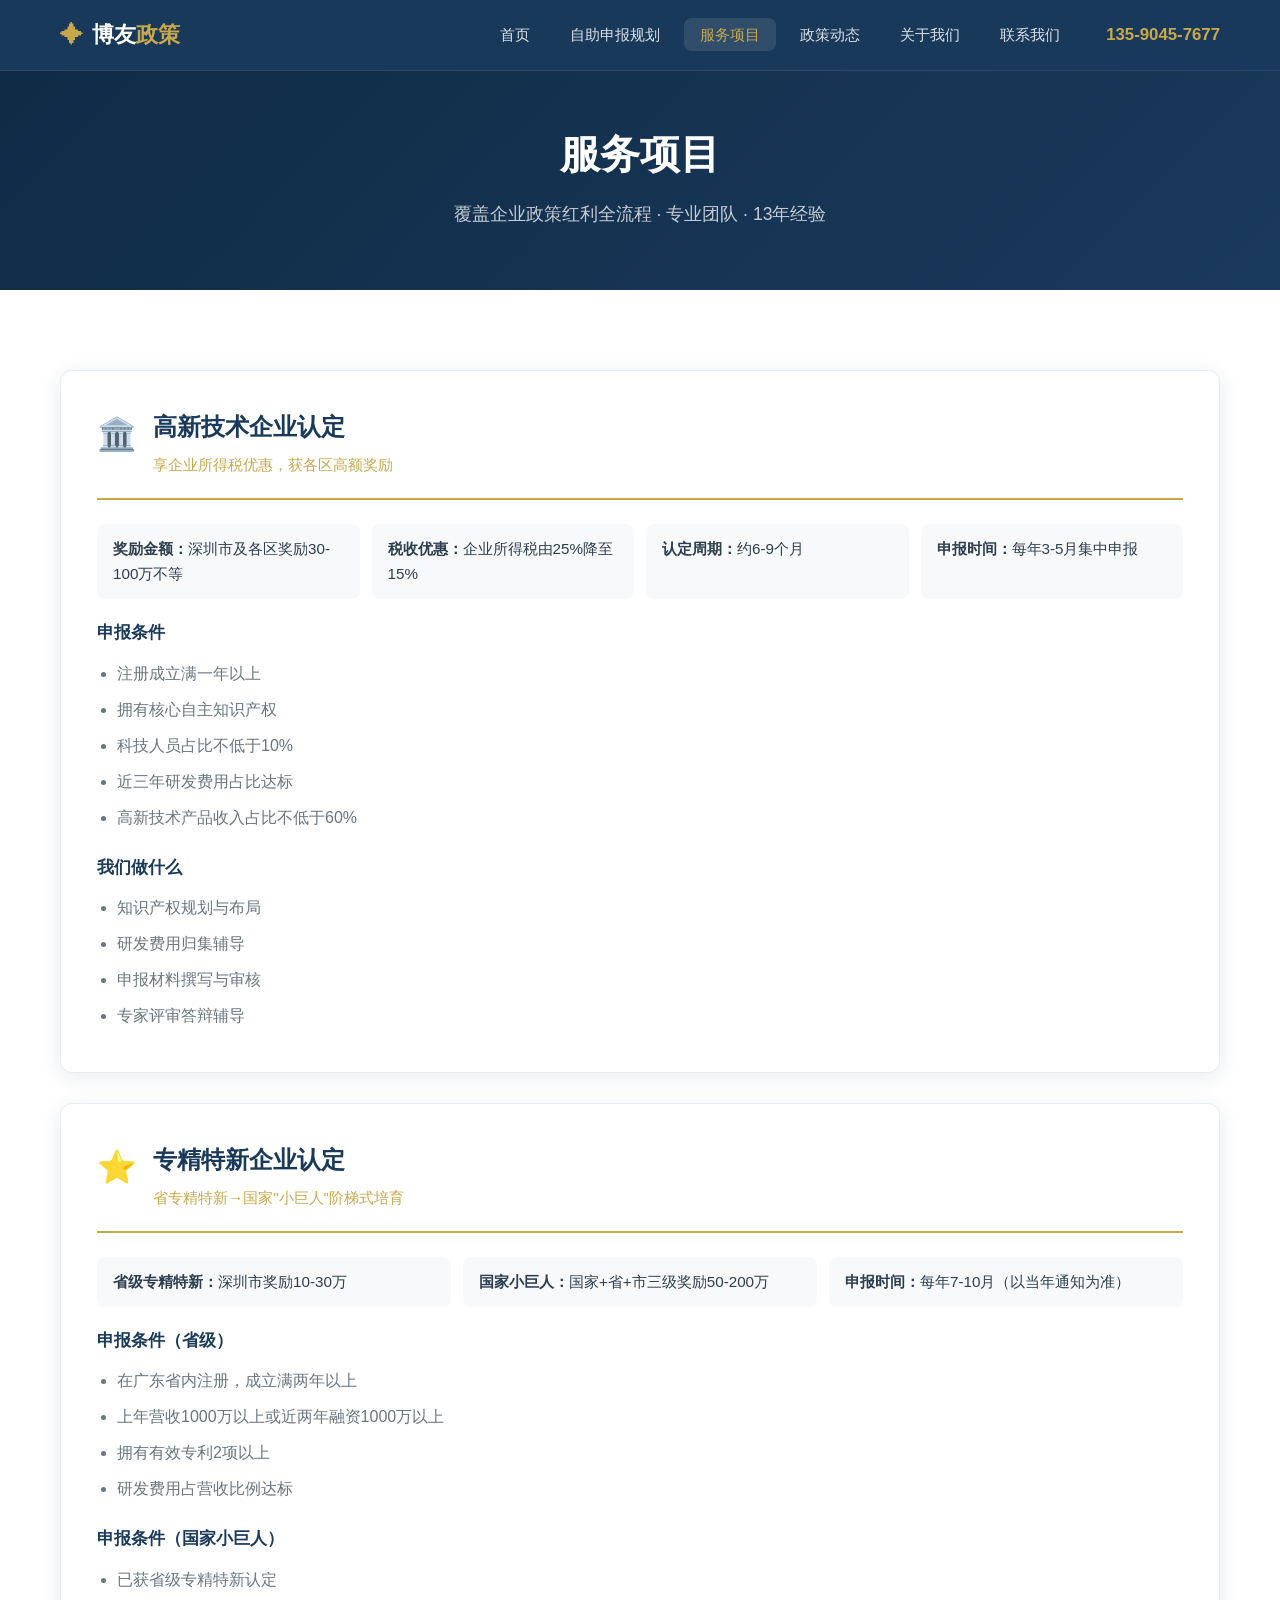
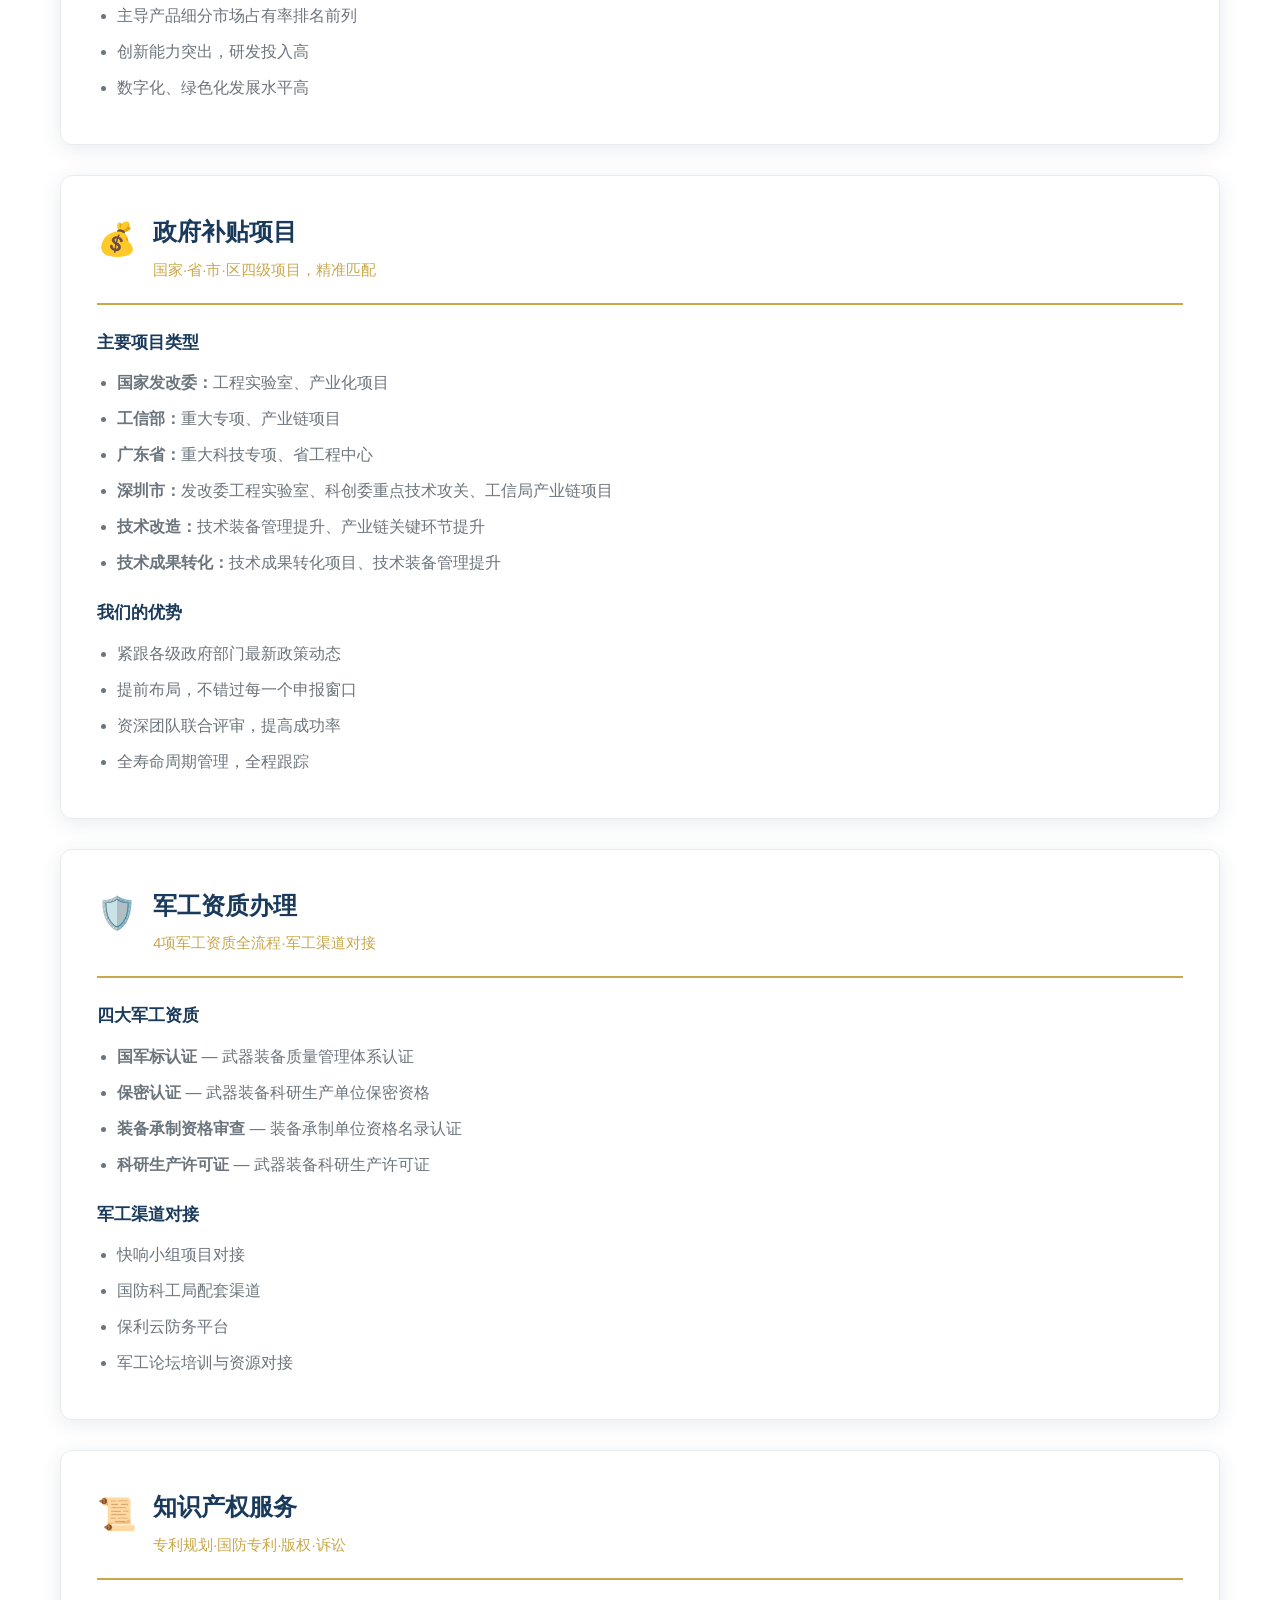
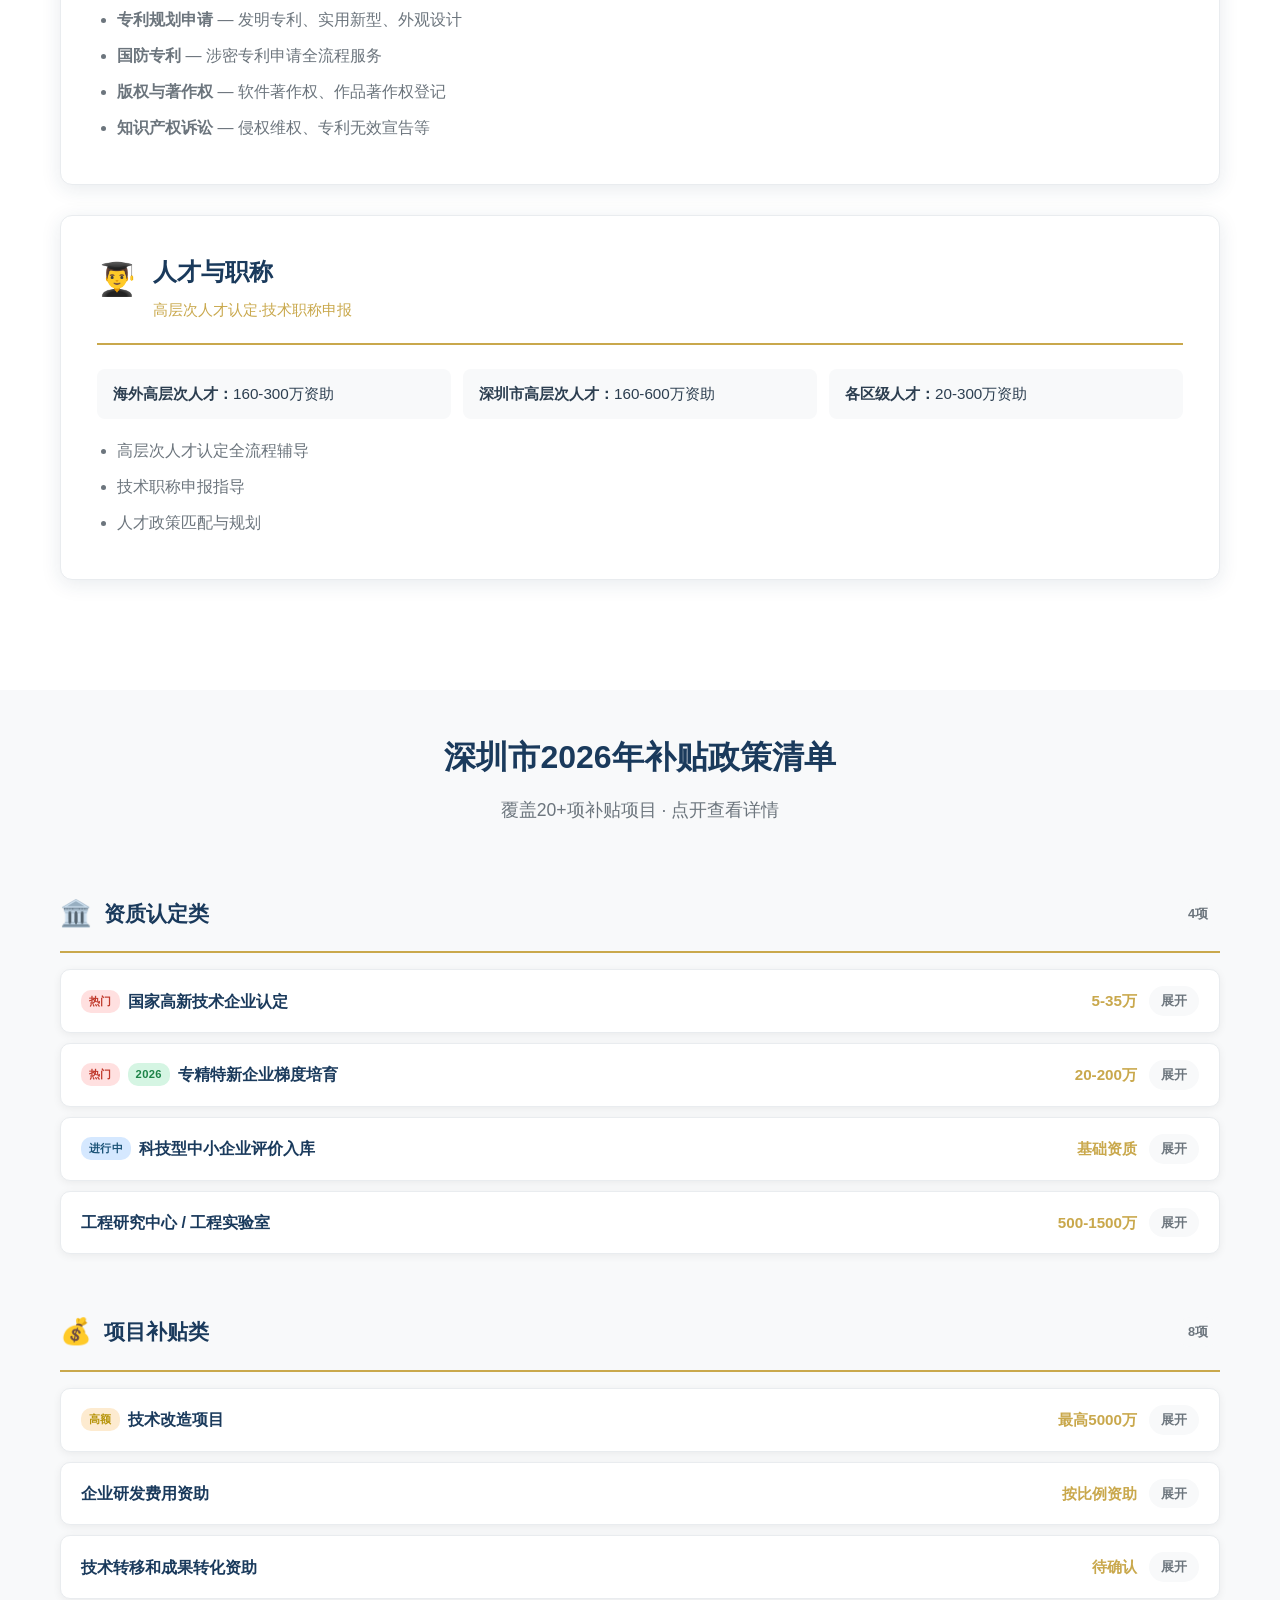
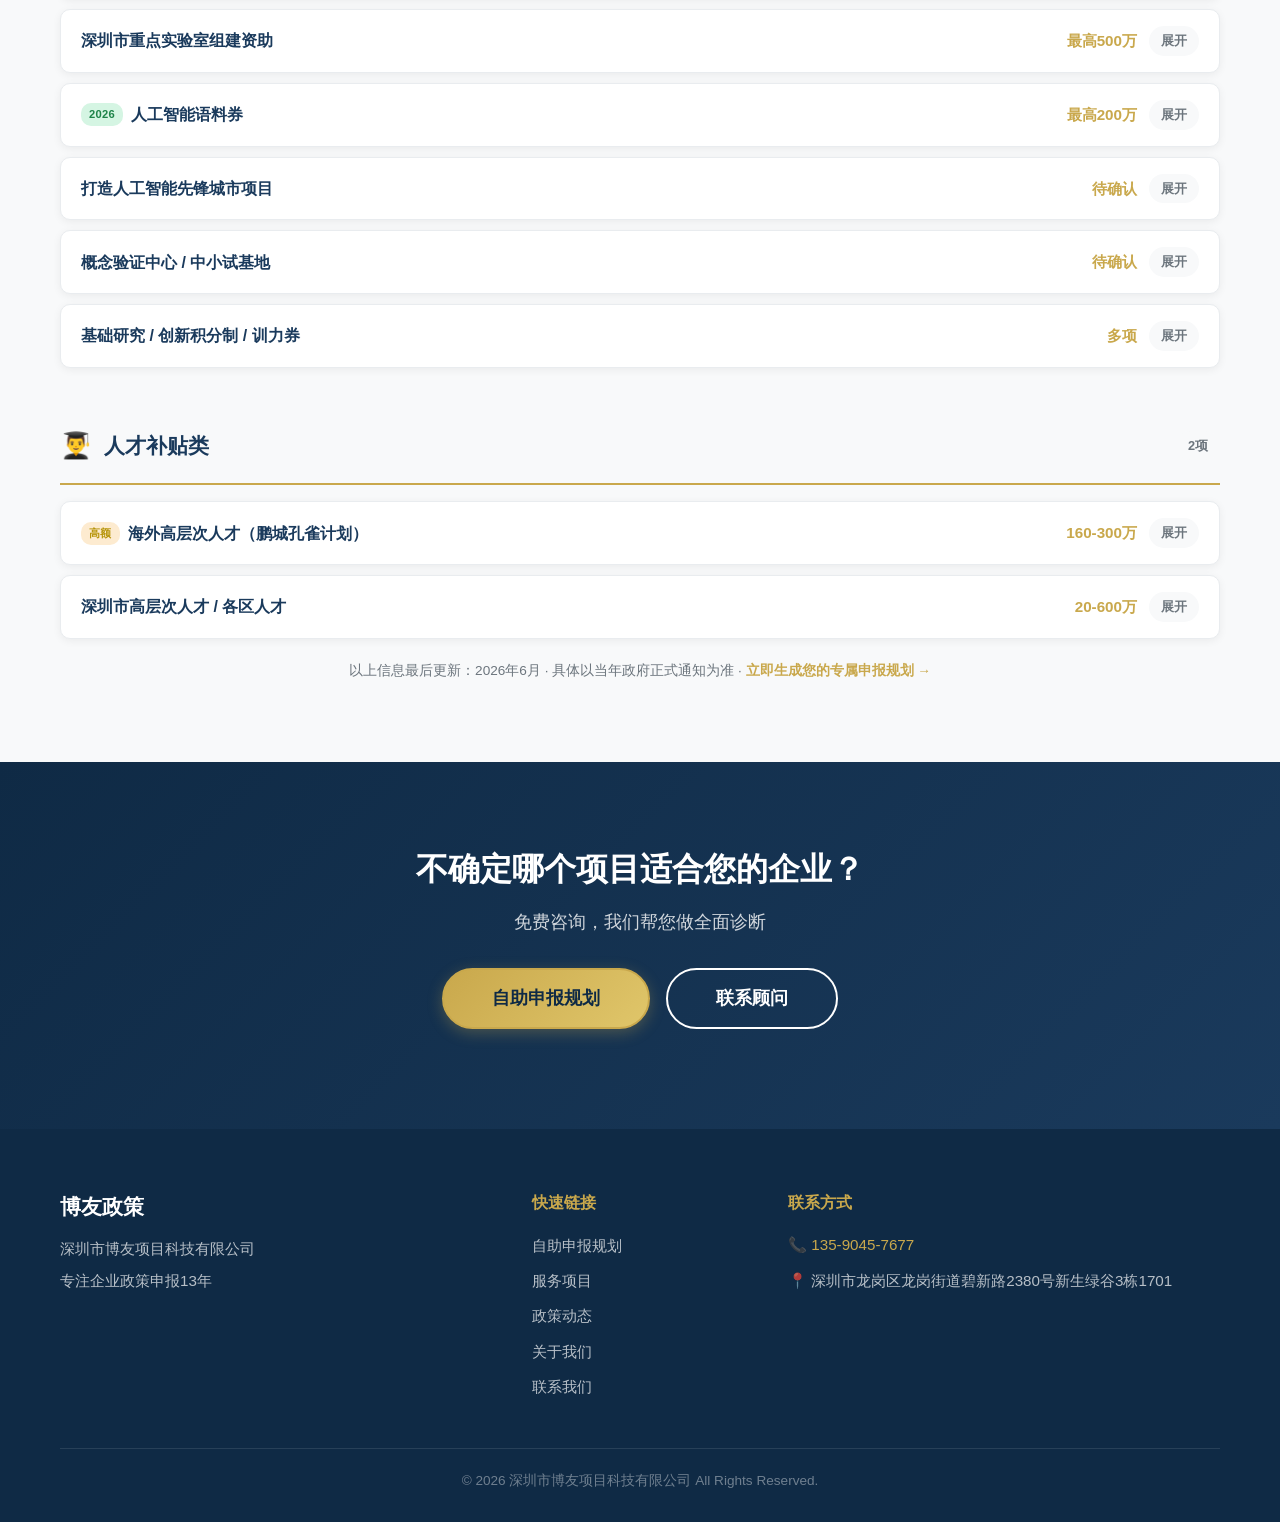
<file: services.html>
<!DOCTYPE html>
<html lang="zh-CN">
<head>
    <meta charset="UTF-8">
    <meta name="viewport" content="width=device-width, initial-scale=1.0">
    <title>服务项目 - 博友政策 | 国高·专精特新·补贴·军工·知识产权</title>
    <meta name="description" content="博友政策提供高新技术企业认定、专精特新认定、政府补贴项目、军工资质办理、知识产权服务、人才职称申报等全方位政策申报服务。">
    <link rel="stylesheet" href="assets/css/style.css">
    <link rel="stylesheet" href="assets/css/policy.css">
</head>
<body>
    <header class="header">
        <div class="container">
            <div class="logo">
                <a href="/">
                    <span class="logo-icon">✦</span>
                    <span class="logo-text">博友<span class="logo-accent">政策</span></span>
                </a>
            </div>
            <nav class="nav">
                <ul class="nav-list">
                    <li><a href="/">首页</a></li>
                    <li><a href="/plan.html">自助申报规划</a></li>
                    <li><a href="/services.html" class="active">服务项目</a></li>
                    <li><a href="/news.html">政策动态</a></li>
                    <li><a href="/about.html">关于我们</a></li>
                    <li><a href="/contact.html">联系我们</a></li>
                </ul>
                <div class="nav-phone"><a href="tel:13590457677">135-9045-7677</a></div>
                <button class="nav-toggle" aria-label="菜单">
                    <span></span>
                    <span></span>
                    <span></span>
                </button>
            </nav>
        </div>
    </header>

    <!-- 页面Banner -->
    <section class="page-hero">
        <div class="container">
            <h1>服务项目</h1>
            <p>覆盖企业政策红利全流程 · 专业团队 · 13年经验</p>
        </div>
    </section>

    <!-- 服务详情 -->
    <section class="section services-detail">
        <div class="container">

            <!-- 国高 -->
            <div class="service-block" id="gaoxin">
                <div class="service-block-header">
                    <span class="service-block-icon">🏛️</span>
                    <div>
                        <h2>高新技术企业认定</h2>
                        <p class="service-tagline">享企业所得税优惠，获各区高额奖励</p>
                    </div>
                </div>
                <div class="service-block-body">
                    <div class="info-grid">
                        <div class="info-item"><strong>奖励金额：</strong>深圳市及各区奖励30-100万不等</div>
                        <div class="info-item"><strong>税收优惠：</strong>企业所得税由25%降至15%</div>
                        <div class="info-item"><strong>认定周期：</strong>约6-9个月</div>
                        <div class="info-item"><strong>申报时间：</strong>每年3-5月集中申报</div>
                    </div>
                    <h4>申报条件</h4>
                    <ul>
                        <li>注册成立满一年以上</li>
                        <li>拥有核心自主知识产权</li>
                        <li>科技人员占比不低于10%</li>
                        <li>近三年研发费用占比达标</li>
                        <li>高新技术产品收入占比不低于60%</li>
                    </ul>
                    <h4>我们做什么</h4>
                    <ul>
                        <li>知识产权规划与布局</li>
                        <li>研发费用归集辅导</li>
                        <li>申报材料撰写与审核</li>
                        <li>专家评审答辩辅导</li>
                    </ul>
                </div>
            </div>

            <!-- 专精特新 -->
            <div class="service-block" id="zhuanjing">
                <div class="service-block-header">
                    <span class="service-block-icon">⭐</span>
                    <div>
                        <h2>专精特新企业认定</h2>
                        <p class="service-tagline">省专精特新→国家"小巨人"阶梯式培育</p>
                    </div>
                </div>
                <div class="service-block-body">
                    <div class="info-grid">
                        <div class="info-item"><strong>省级专精特新：</strong>深圳市奖励10-30万</div>
                        <div class="info-item"><strong>国家小巨人：</strong>国家+省+市三级奖励50-200万</div>
                        <div class="info-item"><strong>申报时间：</strong>每年7-10月（以当年通知为准）</div>
                    </div>
                    <h4>申报条件（省级）</h4>
                    <ul>
                        <li>在广东省内注册，成立满两年以上</li>
                        <li>上年营收1000万以上或近两年融资1000万以上</li>
                        <li>拥有有效专利2项以上</li>
                        <li>研发费用占营收比例达标</li>
                    </ul>
                    <h4>申报条件（国家小巨人）</h4>
                    <ul>
                        <li>已获省级专精特新认定</li>
                        <li>主导产品细分市场占有率排名前列</li>
                        <li>创新能力突出，研发投入高</li>
                        <li>数字化、绿色化发展水平高</li>
                    </ul>
                </div>
            </div>

            <!-- 政府补贴 -->
            <div class="service-block" id="butie">
                <div class="service-block-header">
                    <span class="service-block-icon">💰</span>
                    <div>
                        <h2>政府补贴项目</h2>
                        <p class="service-tagline">国家·省·市·区四级项目，精准匹配</p>
                    </div>
                </div>
                <div class="service-block-body">
                    <h4>主要项目类型</h4>
                    <ul>
                        <li><strong>国家发改委：</strong>工程实验室、产业化项目</li>
                        <li><strong>工信部：</strong>重大专项、产业链项目</li>
                        <li><strong>广东省：</strong>重大科技专项、省工程中心</li>
                        <li><strong>深圳市：</strong>发改委工程实验室、科创委重点技术攻关、工信局产业链项目</li>
                        <li><strong>技术改造：</strong>技术装备管理提升、产业链关键环节提升</li>
                        <li><strong>技术成果转化：</strong>技术成果转化项目、技术装备管理提升</li>
                    </ul>
                    <h4>我们的优势</h4>
                    <ul>
                        <li>紧跟各级政府部门最新政策动态</li>
                        <li>提前布局，不错过每一个申报窗口</li>
                        <li>资深团队联合评审，提高成功率</li>
                        <li>全寿命周期管理，全程跟踪</li>
                    </ul>
                </div>
            </div>

            <!-- 军工资质 -->
            <div class="service-block" id="jungong">
                <div class="service-block-header">
                    <span class="service-block-icon">🛡️</span>
                    <div>
                        <h2>军工资质办理</h2>
                        <p class="service-tagline">4项军工资质全流程·军工渠道对接</p>
                    </div>
                </div>
                <div class="service-block-body">
                    <h4>四大军工资质</h4>
                    <ul>
                        <li><strong>国军标认证</strong> — 武器装备质量管理体系认证</li>
                        <li><strong>保密认证</strong> — 武器装备科研生产单位保密资格</li>
                        <li><strong>装备承制资格审查</strong> — 装备承制单位资格名录认证</li>
                        <li><strong>科研生产许可证</strong> — 武器装备科研生产许可证</li>
                    </ul>
                    <h4>军工渠道对接</h4>
                    <ul>
                        <li>快响小组项目对接</li>
                        <li>国防科工局配套渠道</li>
                        <li>保利云防务平台</li>
                        <li>军工论坛培训与资源对接</li>
                    </ul>
                </div>
            </div>

            <!-- 知识产权 -->
            <div class="service-block" id="zhishi">
                <div class="service-block-header">
                    <span class="service-block-icon">📜</span>
                    <div>
                        <h2>知识产权服务</h2>
                        <p class="service-tagline">专利规划·国防专利·版权·诉讼</p>
                    </div>
                </div>
                <div class="service-block-body">
                    <ul>
                        <li><strong>专利规划申请</strong> — 发明专利、实用新型、外观设计</li>
                        <li><strong>国防专利</strong> — 涉密专利申请全流程服务</li>
                        <li><strong>版权与著作权</strong> — 软件著作权、作品著作权登记</li>
                        <li><strong>知识产权诉讼</strong> — 侵权维权、专利无效宣告等</li>
                    </ul>
                </div>
            </div>

            <!-- 人才职称 -->
            <div class="service-block" id="rencai">
                <div class="service-block-header">
                    <span class="service-block-icon">👨‍🎓</span>
                    <div>
                        <h2>人才与职称</h2>
                        <p class="service-tagline">高层次人才认定·技术职称申报</p>
                    </div>
                </div>
                <div class="service-block-body">
                    <div class="info-grid">
                        <div class="info-item"><strong>海外高层次人才：</strong>160-300万资助</div>
                        <div class="info-item"><strong>深圳市高层次人才：</strong>160-600万资助</div>
                        <div class="info-item"><strong>各区级人才：</strong>20-300万资助</div>
                    </div>
                    <ul>
                        <li>高层次人才认定全流程辅导</li>
                        <li>技术职称申报指导</li>
                        <li>人才政策匹配与规划</li>
                    </ul>
                </div>
            </div>

        </div>
    </section>

    <!-- ================== 政策补贴全景 ================== -->
    <section class="section policy-list" style="background:var(--bg-light);padding-top:40px">
        <div class="container">
            <div class="section-header">
                <h2>深圳市2026年补贴政策清单</h2>
                <p>覆盖20+项补贴项目 · 点开查看详情</p>
            </div>

            <!-- 类别：资质认定类 -->
            <div class="policy-category">
                <div class="category-header">
                    <span class="category-icon">🏛️</span>
                    <h2>资质认定类</h2>
                    <span class="category-count">4项</span>
                </div>
            </div>

            <div class="policy-card">
                <div class="policy-card-header" onclick="togglePolicy(this)">
                    <div class="policy-card-left">
                        <span class="policy-tag tag-hot">热门</span>
                        <h3>国家高新技术企业认定</h3>
                    </div>
                    <div class="policy-card-right">
                        <span class="policy-amount">5-35万</span>
                        <span class="policy-toggle">展开</span>
                    </div>
                </div>
                <div class="policy-card-body">
                    <div class="policy-info">
                        <div class="policy-meta-grid">
                            <div class="policy-meta-item"><strong>💰 各区奖励</strong><p>龙岗/光明首次35万 · 宝安/龙华30万 · 南山/福田20万 · 重新认定10万</p></div>
                            <div class="policy-meta-item"><strong>📅 申报时间</strong><p>每年3-5月集中申报</p></div>
                            <div class="policy-meta-item"><strong>🎯 税收优惠</strong><p>企业所得税由25%降至15%（减免40%）</p></div>
                            <div class="policy-meta-item"><strong>⏱ 认定周期</strong><p>约6-9个月</p></div>
                        </div>
                        <h4>核心条件</h4>
                        <ul>
                            <li>注册成立满一年以上</li>
                            <li>拥有核心自主知识产权</li>
                            <li>科技人员占职工总数 ≥ 10%</li>
                            <li>近三年研发费用占比达标</li>
                            <li>高新技术产品收入占总收入 ≥ 60%</li>
                        </ul>
                        <p class="policy-tip">国高是深圳企业补贴的"入场券"。拿下国高，后续的专精特新、工程中心、技改补贴等绝大多数项目才能顺利申报。</p>
                    </div>
                </div>
            </div>

            <div class="policy-card">
                <div class="policy-card-header" onclick="togglePolicy(this)">
                    <div class="policy-card-left">
                        <span class="policy-tag tag-hot">热门</span>
                        <span class="policy-tag tag-new">2026</span>
                        <h3>专精特新企业梯度培育</h3>
                    </div>
                    <div class="policy-card-right">
                        <span class="policy-amount">20-200万</span>
                        <span class="policy-toggle">展开</span>
                    </div>
                </div>
                <div class="policy-card-body">
                    <div class="policy-info">
                        <div class="policy-table-wrap">
                            <table class="policy-table">
                                <thead><tr><th>级别</th><th>省级奖补</th><th>市级奖励</th><th>各区配套</th></tr></thead>
                                <tbody>
                                    <tr><td>省专精特新</td><td>—</td><td>10万</td><td>20-50万</td></tr>
                                    <tr><td>国家小巨人</td><td>100万（珠三角）</td><td>50万</td><td>50-100万</td></tr>
                                </tbody>
                            </table>
                        </div>
                        <ul>
                            <li><strong>龙华区</strong>小巨人追加至200万</li>
                            <li><strong>光明区</strong>小巨人200万（新迁入）</li>
                            <li><strong>宝安区</strong>小巨人奖励+研发最高600万+房租50万/年</li>
                        </ul>
                    </div>
                </div>
            </div>

            <div class="policy-card">
                <div class="policy-card-header" onclick="togglePolicy(this)">
                    <div class="policy-card-left">
                        <span class="policy-tag tag-timely">进行中</span>
                        <h3>科技型中小企业评价入库</h3>
                    </div>
                    <div class="policy-card-right">
                        <span class="policy-amount">基础资质</span>
                        <span class="policy-toggle">展开</span>
                    </div>
                </div>
                <div class="policy-card-body">
                    <div class="policy-info">
                        <p><strong>申报时间：</strong>6月1日 — 8月31日</p>
                        <p>职工≤500人、营收≤2亿、资产≤2亿、评分≥60分</p>
                        <p class="policy-tip">⚠️ 5类情况将100%实地核查：职工≤5人、知识产权为0、研发费&lt;10万、有失信记录、首次申报</p>
                    </div>
                </div>
            </div>

            <div class="policy-card">
                <div class="policy-card-header" onclick="togglePolicy(this)">
                    <div class="policy-card-left">
                        <h3>工程研究中心 / 工程实验室</h3>
                    </div>
                    <div class="policy-card-right">
                        <span class="policy-amount">500-1500万</span>
                        <span class="policy-toggle">展开</span>
                    </div>
                </div>
                <div class="policy-card-body">
                    <div class="policy-info">
                        <p>来源：深发改规〔2026〕1号</p>
                        <p>在细分领域有核心技术且有一定行业地位的企业，含金量极高。</p>
                    </div>
                </div>
            </div>

            <!-- 类别：项目补贴类 -->
            <div class="policy-category">
                <div class="category-header">
                    <span class="category-icon">💰</span>
                    <h2>项目补贴类</h2>
                    <span class="category-count">8项</span>
                </div>
            </div>

            <div class="policy-card">
                <div class="policy-card-header" onclick="togglePolicy(this)">
                    <div class="policy-card-left">
                        <span class="policy-tag tag-big">高额</span>
                        <h3>技术改造项目</h3>
                    </div>
                    <div class="policy-card-right">
                        <span class="policy-amount">最高5000万</span>
                        <span class="policy-toggle">展开</span>
                    </div>
                </div>
                <div class="policy-card-body">
                    <div class="policy-info">
                        <p>深圳目前金额最大的普惠性补贴之一。有实际设备投资的企业大概率能拿到。</p>
                    </div>
                </div>
            </div>

            <div class="policy-card">
                <div class="policy-card-header" onclick="togglePolicy(this)">
                    <div class="policy-card-left">
                        <h3>企业研发费用资助</h3>
                    </div>
                    <div class="policy-card-right">
                        <span class="policy-amount">按比例资助</span>
                        <span class="policy-toggle">展开</span>
                    </div>
                </div>
                <div class="policy-card-body">
                    <div class="policy-info">
                        <p>申报时间：6月10日 — 7月9日</p>
                        <p>来源：stic.sz.gov.cn 2026-06-05</p>
                    </div>
                </div>
            </div>

            <div class="policy-card">
                <div class="policy-card-header" onclick="togglePolicy(this)">
                    <div class="policy-card-left">
                        <h3>技术转移和成果转化资助</h3>
                    </div>
                    <div class="policy-card-right">
                        <span class="policy-amount">待确认</span>
                        <span class="policy-toggle">展开</span>
                    </div>
                </div>
                <div class="policy-card-body">
                    <div class="policy-info">
                        <p>申报时间：5月28日 — 6月30日</p>
                        <p>来源：stic.sz.gov.cn 2026-05-28</p>
                    </div>
                </div>
            </div>

            <div class="policy-card">
                <div class="policy-card-header" onclick="togglePolicy(this)">
                    <div class="policy-card-left">
                        <h3>深圳市重点实验室组建资助</h3>
                    </div>
                    <div class="policy-card-right">
                        <span class="policy-amount">最高500万</span>
                        <span class="policy-toggle">展开</span>
                    </div>
                </div>
                <div class="policy-card-body">
                    <div class="policy-info">
                        <p>单个项目最高500万，固定人员≥20人</p>
                    </div>
                </div>
            </div>

            <div class="policy-card">
                <div class="policy-card-header" onclick="togglePolicy(this)">
                    <div class="policy-card-left">
                        <span class="policy-tag tag-new">2026</span>
                        <h3>人工智能语料券</h3>
                    </div>
                    <div class="policy-card-right">
                        <span class="policy-amount">最高200万</span>
                        <span class="policy-toggle">展开</span>
                    </div>
                </div>
                <div class="policy-card-body">
                    <div class="policy-info">
                        <p>申报时间：9月1日 — 11月10日</p>
                        <p>采购补贴最高200万（按30%），首批12家企业获730万+</p>
                    </div>
                </div>
            </div>

            <div class="policy-card">
                <div class="policy-card-header" onclick="togglePolicy(this)">
                    <div class="policy-card-left">
                        <h3>打造人工智能先锋城市项目</h3>
                    </div>
                    <div class="policy-card-right">
                        <span class="policy-amount">待确认</span>
                        <span class="policy-toggle">展开</span>
                    </div>
                </div>
                <div class="policy-card-body">
                    <div class="policy-info">
                        <p>深圳市工信局2026年5月发布，含机器人+应用示范、AI+场景联合攻关等项目</p>
                    </div>
                </div>
            </div>

            <div class="policy-card">
                <div class="policy-card-header" onclick="togglePolicy(this)">
                    <div class="policy-card-left">
                        <h3>概念验证中心 / 中小试基地</h3>
                    </div>
                    <div class="policy-card-right">
                        <span class="policy-amount">待确认</span>
                        <span class="policy-toggle">展开</span>
                    </div>
                </div>
                <div class="policy-card-body">
                    <div class="policy-info">
                        <p>来源：stic.sz.gov.cn 2026-06-02，金额以正式指南为准</p>
                    </div>
                </div>
            </div>

            <div class="policy-card">
                <div class="policy-card-header" onclick="togglePolicy(this)">
                    <div class="policy-card-left">
                        <h3>基础研究 / 创新积分制 / 训力券</h3>
                    </div>
                    <div class="policy-card-right">
                        <span class="policy-amount">多项</span>
                        <span class="policy-toggle">展开</span>
                    </div>
                </div>
                <div class="policy-card-body">
                    <div class="policy-info">
                        <p>基础研究专项、创新积分制、第二批训力券兑现等，均已在stic.sz.gov.cn发布通知</p>
                    </div>
                </div>
            </div>

            <!-- 人才补贴类 -->
            <div class="policy-category">
                <div class="category-header">
                    <span class="category-icon">👨‍🎓</span>
                    <h2>人才补贴类</h2>
                    <span class="category-count">2项</span>
                </div>
            </div>

            <div class="policy-card">
                <div class="policy-card-header" onclick="togglePolicy(this)">
                    <div class="policy-card-left">
                        <span class="policy-tag tag-big">高额</span>
                        <h3>海外高层次人才（鹏城孔雀计划）</h3>
                    </div>
                    <div class="policy-card-right">
                        <span class="policy-amount">160-300万</span>
                        <span class="policy-toggle">展开</span>
                    </div>
                </div>
                <div class="policy-card-body">
                    <div class="policy-info">
                        <p>A类300万 · B类200万 · C类160万</p>
                        <p class="policy-tip">很多企业不知道自己的技术骨干可以申报，门槛没有想象中那么高。</p>
                    </div>
                </div>
            </div>

            <div class="policy-card">
                <div class="policy-card-header" onclick="togglePolicy(this)">
                    <div class="policy-card-left">
                        <h3>深圳市高层次人才 / 各区人才</h3>
                    </div>
                    <div class="policy-card-right">
                        <span class="policy-amount">20-600万</span>
                        <span class="policy-toggle">展开</span>
                    </div>
                </div>
                <div class="policy-card-body">
                    <div class="policy-info">
                        <p>深圳市高层次人才：160-600万</p>
                        <p>各区级人才计划：20-300万</p>
                    </div>
                </div>
            </div>

            <div class="policy-note" style="text-align:center;margin-top:20px;color:var(--text-light);font-size:0.85rem">
                <p>以上信息最后更新：2026年6月 · 具体以当年政府正式通知为准 · <a href="/plan.html" style="color:var(--gold);font-weight:600">立即生成您的专属申报规划 →</a></p>
            </div>
        </div>
    </section>

    <!-- CTA -->
    <section class="section cta">
        <div class="container">
            <div class="cta-content">
                <h2>不确定哪个项目适合您的企业？</h2>
                <p>免费咨询，我们帮您做全面诊断</p>
                <div class="cta-actions">
                    <a href="/plan.html" class="btn btn-primary btn-lg">自助申报规划</a>
                    <a href="/contact.html" class="btn btn-outline btn-lg">联系顾问</a>
                </div>
            </div>
        </div>
    </section>

    <footer class="footer">
        <div class="container">
            <div class="footer-grid">
                <div class="footer-brand">
                    <h3>博友政策</h3>
                    <p>深圳市博友项目科技有限公司</p>
                    <p>专注企业政策申报13年</p>
                </div>
                <div class="footer-links">
                    <h4>快速链接</h4>
                    <ul>
                        <li><a href=/plan.html>自助申报规划</a></li>
                        <li><a href=/services.html>服务项目</a></li>
                        <li><a href=/news.html>政策动态</a></li>
                        <li><a href="/about.html">关于我们</a></li>
                        <li><a href="/contact.html">联系我们</a></li>
                    </ul>
                </div>
                <div class="footer-contact">
                    <h4>联系方式</h4>
                    <p>📞 <a href="tel:13590457677">135-9045-7677</a></p>
                    <p>📍 深圳市龙岗区龙岗街道碧新路2380号新生绿谷3栋1701</p>
                </div>
            </div>
            <div class="footer-bottom">
                <p>&copy; 2026 深圳市博友项目科技有限公司 All Rights Reserved.</p>
            </div>
        </div>
    </footer>

    <script>
    function togglePolicy(header) {
        const card = header.closest('.policy-card');
        const body = card.querySelector('.policy-card-body');
        const toggle = header.querySelector('.policy-toggle');
        card.classList.toggle('active');
        if (card.classList.contains('active')) {
            body.style.maxHeight = body.scrollHeight + 120 + 'px';
            toggle.textContent = '收起';
        } else {
            body.style.maxHeight = '0';
            toggle.textContent = '展开';
        }
    }
    </script>
    <script src="assets/js/main.js"></script>
</body>
</html>
</file>
<file: assets/css/style.css>
/* ========================================
   博友政策官网 - 样式表
   主色: #1a3a5c  金色: #c9a84c
   ======================================== */

/* --- 基础重置 --- */
*, *::before, *::after {
    margin: 0;
    padding: 0;
    box-sizing: border-box;
}

:root {
    --primary: #1a3a5c;
    --primary-light: #2a5a8c;
    --primary-dark: #0f2a45;
    --gold: #c9a84c;
    --gold-light: #e0c66a;
    --white: #ffffff;
    --bg-light: #f8f9fa;
    --text: #2c3e50;
    --text-light: #6c757d;
    --border: #e9ecef;
    --shadow: 0 4px 20px rgba(26,58,92,0.1);
    --radius: 12px;
    --max-width: 1200px;
    --font: -apple-system, BlinkMacSystemFont, "Segoe UI", "PingFang SC", "Microsoft YaHei", sans-serif;
}

html {
    scroll-behavior: smooth;
    font-size: 16px;
}

body {
    font-family: var(--font);
    color: var(--text);
    line-height: 1.7;
    background: var(--white);
    -webkit-font-smoothing: antialiased;
}

a { color: var(--primary); text-decoration: none; transition: color 0.3s; }
a:hover { color: var(--gold); }

img { max-width: 100%; height: auto; }

.container {
    max-width: var(--max-width);
    margin: 0 auto;
    padding: 0 20px;
}

/* --- 文字工具 --- */
.text-gold { color: var(--gold); }

/* --- 按钮 --- */
.btn {
    display: inline-block;
    padding: 14px 36px;
    border-radius: 50px;
    font-size: 1rem;
    font-weight: 600;
    cursor: pointer;
    transition: all 0.3s ease;
    border: 2px solid transparent;
    text-align: center;
    line-height: 1.4;
}
.btn-primary {
    background: linear-gradient(135deg, var(--gold), var(--gold-light));
    color: var(--primary-dark);
    border-color: var(--gold);
    box-shadow: 0 4px 15px rgba(201,168,76,0.3);
}
.btn-primary:hover {
    transform: translateY(-2px);
    box-shadow: 0 6px 25px rgba(201,168,76,0.4);
    color: var(--primary-dark);
}
.btn-outline {
    background: transparent;
    color: var(--white);
    border-color: var(--white);
}
.btn-outline:hover {
    background: var(--white);
    color: var(--primary);
}
.btn-gold-outline {
    background: transparent;
    color: var(--gold);
    border-color: var(--gold);
}
.btn-gold-outline:hover {
    background: var(--gold);
    color: var(--primary-dark);
    transform: translateY(-2px);
    box-shadow: 0 6px 25px rgba(201,168,76,0.3);
}
.btn-lg { padding: 16px 48px; font-size: 1.1rem; }
.btn-block { width: 100%; }

/* --- 头部导航 --- */
.header {
    position: fixed;
    top: 0;
    left: 0;
    right: 0;
    z-index: 1000;
    background: rgba(26,58,92,0.97);
    backdrop-filter: blur(10px);
    -webkit-backdrop-filter: blur(10px);
    border-bottom: 1px solid rgba(255,255,255,0.08);
}
.header .container {
    display: flex;
    align-items: center;
    justify-content: space-between;
    height: 70px;
}
.logo a {
    display: flex;
    align-items: center;
    gap: 8px;
    text-decoration: none;
}
.logo-icon { color: var(--gold); font-size: 1.5rem; }
.logo-text { color: var(--white); font-size: 1.4rem; font-weight: 700; }
.logo-accent { color: var(--gold); }
.nav {
    display: flex;
    align-items: center;
    gap: 30px;
}
.nav-list {
    display: flex;
    list-style: none;
    gap: 8px;
}
.nav-list a {
    color: rgba(255,255,255,0.85);
    padding: 8px 16px;
    border-radius: 8px;
    font-size: 0.95rem;
    transition: all 0.3s;
}
.nav-list a:hover,
.nav-list a.active {
    background: rgba(255,255,255,0.1);
    color: var(--gold);
}
.nav-phone a {
    color: var(--gold);
    font-weight: 700;
    font-size: 1.05rem;
    white-space: nowrap;
}
.nav-phone a:hover { color: var(--gold-light); }
.nav-toggle {
    display: none;
    background: none;
    border: none;
    cursor: pointer;
    padding: 5px;
}
.nav-toggle span {
    display: block;
    width: 24px;
    height: 2px;
    background: var(--white);
    margin: 5px 0;
    transition: all 0.3s;
    border-radius: 2px;
}

/* --- Hero Banner --- */
.hero {
    position: relative;
    min-height: 90vh;
    display: flex;
    align-items: center;
    background: linear-gradient(135deg, var(--primary-dark), var(--primary), var(--primary-light));
    overflow: hidden;
    padding-top: 70px;
}
.hero-bg {
    position: absolute;
    inset: 0;
    background: radial-gradient(circle at 30% 50%, rgba(201,168,76,0.08) 0%, transparent 50%),
                radial-gradient(circle at 70% 30%, rgba(201,168,76,0.05) 0%, transparent 50%);
    pointer-events: none;
}
.hero-content {
    position: relative;
    text-align: center;
    padding: 80px 0;
}
.hero-title {
    font-size: clamp(2rem, 5vw, 3.5rem);
    font-weight: 800;
    color: var(--white);
    line-height: 1.2;
    margin-bottom: 20px;
    letter-spacing: -0.5px;
}
.hero-subtitle {
    font-size: clamp(1rem, 2vw, 1.25rem);
    color: rgba(255,255,255,0.75);
    margin-bottom: 40px;
    max-width: 600px;
    margin-left: auto;
    margin-right: auto;
}
.hero-actions {
    display: flex;
    gap: 16px;
    justify-content: center;
    flex-wrap: wrap;
    margin-bottom: 60px;
}
.hero-stats {
    display: flex;
    justify-content: center;
    gap: 60px;
    flex-wrap: wrap;
}
.stat-item { text-align: center; }
.stat-number {
    display: block;
    font-size: clamp(2rem, 4vw, 3rem);
    font-weight: 800;
    color: var(--gold);
    line-height: 1;
}
.stat-label {
    color: rgba(255,255,255,0.7);
    font-size: 0.95rem;
    margin-top: 8px;
}

/* --- Section通用 --- */
.section {
    padding: 80px 0;
}
.section-header {
    text-align: center;
    margin-bottom: 50px;
}
.section-header h2 {
    font-size: 2rem;
    font-weight: 700;
    color: var(--primary);
    margin-bottom: 12px;
}
.section-header p {
    color: var(--text-light);
    font-size: 1.1rem;
}
/* 交替背景 */
.section:nth-child(even) { background: var(--bg-light); }

/* --- 服务卡片 --- */
.services-grid {
    display: grid;
    grid-template-columns: repeat(auto-fit, minmax(300px, 1fr));
    gap: 24px;
}
.service-card {
    background: var(--white);
    border-radius: var(--radius);
    padding: 36px 28px;
    text-align: center;
    box-shadow: var(--shadow);
    transition: all 0.3s ease;
    border: 1px solid var(--border);
}
.service-card:hover {
    transform: translateY(-6px);
    box-shadow: 0 12px 40px rgba(26,58,92,0.15);
    border-color: var(--gold);
}
.service-icon {
    font-size: 2.5rem;
    margin-bottom: 16px;
}
.service-card h3 {
    font-size: 1.2rem;
    color: var(--primary);
    margin-bottom: 12px;
}
.service-card p {
    color: var(--text-light);
    font-size: 0.95rem;
    line-height: 1.6;
}

/* --- 流程步骤 --- */
.process-steps {
    display: grid;
    grid-template-columns: repeat(auto-fit, minmax(240px, 1fr));
    gap: 30px;
    max-width: 1000px;
    margin: 0 auto;
}
.step {
    text-align: center;
    padding: 30px 20px;
}
.step-num {
    display: inline-flex;
    align-items: center;
    justify-content: center;
    width: 64px;
    height: 64px;
    border-radius: 50%;
    background: linear-gradient(135deg, var(--gold), var(--gold-light));
    color: var(--primary-dark);
    font-size: 1.5rem;
    font-weight: 800;
    margin-bottom: 20px;
}
.step h3 {
    font-size: 1.15rem;
    color: var(--primary);
    margin-bottom: 10px;
}
.step p {
    color: var(--text-light);
    font-size: 0.95rem;
}

/* --- CTA区块 --- */
.cta {
    background: linear-gradient(135deg, var(--primary-dark), var(--primary));
    text-align: center;
    color: var(--white);
}
.cta h2 {
    font-size: clamp(1.5rem, 3vw, 2rem);
    font-weight: 700;
    margin-bottom: 12px;
    color: var(--white);
}
.cta p {
    color: rgba(255,255,255,0.8);
    margin-bottom: 30px;
    font-size: 1.1rem;
}
.cta-actions {
    display: flex;
    gap: 16px;
    justify-content: center;
    flex-wrap: wrap;
    margin-bottom: 20px;
}
.cta-note {
    color: rgba(255,255,255,0.5) !important;
    font-size: 0.9rem !important;
}

/* --- 页脚 --- */
.footer {
    background: var(--primary-dark);
    color: rgba(255,255,255,0.7);
    padding: 60px 0 30px;
}
.footer-grid {
    display: grid;
    grid-template-columns: 2fr 1fr 2fr;
    gap: 40px;
    margin-bottom: 40px;
}
.footer-brand h3 {
    color: var(--white);
    font-size: 1.3rem;
    margin-bottom: 12px;
}
.footer-brand p {
    margin-bottom: 6px;
    font-size: 0.95rem;
}
.footer-links h4,
.footer-contact h4 {
    color: var(--gold);
    margin-bottom: 16px;
    font-size: 1rem;
}
.footer-links ul {
    list-style: none;
}
.footer-links li {
    margin-bottom: 8px;
}
.footer-links a {
    color: rgba(255,255,255,0.7);
    font-size: 0.95rem;
}
.footer-links a:hover {
    color: var(--gold);
}
.footer-contact p {
    margin-bottom: 10px;
    font-size: 0.95rem;
}
.footer-contact a {
    color: var(--gold);
}
.footer-bottom {
    border-top: 1px solid rgba(255,255,255,0.1);
    padding-top: 20px;
    text-align: center;
    font-size: 0.85rem;
    color: rgba(255,255,255,0.4);
}
.qr-placeholder {
    width: 120px;
    height: 120px;
    background: var(--bg-light);
    border-radius: 8px;
    display: flex;
    align-items: center;
    justify-content: center;
    color: var(--text-light);
    font-size: 0.8rem;
    margin-top: 10px;
}

/* ========================================
   内页样式
   ======================================== */

/* --- 页面Banner --- */
.page-hero {
    background: linear-gradient(135deg, var(--primary-dark), var(--primary));
    padding: 120px 0 60px;
    text-align: center;
    color: var(--white);
}
.page-hero h1 {
    font-size: clamp(1.8rem, 3.5vw, 2.5rem);
    font-weight: 700;
    margin-bottom: 12px;
}
.page-hero p {
    color: rgba(255,255,255,0.75);
    font-size: 1.1rem;
}

/* --- 服务详情 --- */
.service-block {
    background: var(--white);
    border-radius: var(--radius);
    padding: 36px;
    margin-bottom: 30px;
    box-shadow: var(--shadow);
    border: 1px solid var(--border);
}
.service-block-header {
    display: flex;
    align-items: flex-start;
    gap: 16px;
    margin-bottom: 24px;
    padding-bottom: 20px;
    border-bottom: 2px solid var(--gold);
}
.service-block-icon {
    font-size: 2rem;
    flex-shrink: 0;
}
.service-block-header h2 {
    font-size: 1.5rem;
    color: var(--primary);
    margin-bottom: 4px;
}
.service-tagline {
    color: var(--gold);
    font-size: 0.95rem;
}
.service-block-body h4 {
    color: var(--primary);
    margin: 20px 0 10px;
    font-size: 1.05rem;
}
.service-block-body ul {
    padding-left: 20px;
    color: var(--text-light);
    line-height: 2;
}
.service-block-body li { margin-bottom: 4px; }
.info-grid {
    display: grid;
    grid-template-columns: repeat(auto-fit, minmax(200px, 1fr));
    gap: 12px;
    margin-bottom: 16px;
}
.info-item {
    background: var(--bg-light);
    padding: 12px 16px;
    border-radius: 8px;
    font-size: 0.95rem;
}

/* --- 关于我们 --- */
.about-content {
    max-width: 800px;
    margin: 0 auto 50px;
    text-align: center;
}
.about-content h2 {
    font-size: 1.8rem;
    color: var(--primary);
    margin-bottom: 20px;
}
.about-content p {
    color: var(--text-light);
    font-size: 1.05rem;
    margin-bottom: 16px;
    line-height: 1.8;
}
.about-values {
    display: grid;
    grid-template-columns: repeat(auto-fit, minmax(280px, 1fr));
    gap: 24px;
}
.value-card {
    background: var(--white);
    border-radius: var(--radius);
    padding: 30px;
    text-align: center;
    box-shadow: var(--shadow);
    border: 1px solid var(--border);
    border-top: 3px solid var(--gold);
}
.value-card h3 {
    color: var(--primary);
    margin-bottom: 12px;
    font-size: 1.1rem;
}
.value-card p {
    color: var(--text-light);
    font-size: 0.95rem;
    line-height: 1.6;
}
.team-section { background: var(--bg-light); }
.team-grid {
    display: grid;
    grid-template-columns: repeat(auto-fit, minmax(260px, 1fr));
    gap: 24px;
}
.team-card {
    background: var(--white);
    border-radius: var(--radius);
    padding: 30px;
    text-align: center;
    box-shadow: var(--shadow);
    border: 1px solid var(--border);
}
.team-icon {
    font-size: 2.5rem;
    margin-bottom: 16px;
}
.team-card h3 {
    color: var(--primary);
    margin-bottom: 12px;
}
.team-card p {
    color: var(--text-light);
    font-size: 0.95rem;
    line-height: 1.6;
}
.team-summary {
    text-align: center;
    color: var(--gold);
    font-size: 1.1rem;
    font-weight: 600;
    margin-top: 40px;
}
.contact-card {
    background: var(--white);
    border-radius: var(--radius);
    padding: 36px;
    box-shadow: var(--shadow);
    max-width: 600px;
    margin: 0 auto;
    border: 1px solid var(--border);
}
.contact-card p {
    margin-bottom: 12px;
    font-size: 1rem;
    color: var(--text-light);
}
.contact-card strong { color: var(--primary); }

/* --- 联系我们 --- */
.contact-grid {
    display: grid;
    grid-template-columns: 1fr 1fr;
    gap: 40px;
    align-items: start;
}
.contact-form-wrapper h2 {
    color: var(--primary);
    font-size: 1.5rem;
    margin-bottom: 8px;
}
.contact-form-wrapper > p {
    color: var(--text-light);
    margin-bottom: 24px;
}
.form-group {
    margin-bottom: 20px;
}
.form-group label {
    display: block;
    font-weight: 600;
    color: var(--primary);
    margin-bottom: 6px;
    font-size: 0.95rem;
}
.required { color: #e74c3c; }
.form-group input,
.form-group select,
.form-group textarea {
    width: 100%;
    padding: 12px 16px;
    border: 2px solid var(--border);
    border-radius: 10px;
    font-size: 1rem;
    font-family: var(--font);
    transition: all 0.3s;
    outline: none;
    background: var(--white);
}
.form-group input:focus,
.form-group select:focus,
.form-group textarea:focus {
    border-color: var(--gold);
    box-shadow: 0 0 0 3px rgba(201,168,76,0.15);
}
.form-group textarea { resize: vertical; min-height: 100px; }
.form-note {
    text-align: center;
    color: var(--text-light);
    font-size: 0.8rem;
    margin-top: 12px;
}

.contact-info-card {
    background: var(--bg-light);
    border-radius: var(--radius);
    padding: 30px;
    margin-bottom: 30px;
}
.contact-info-card h3 {
    color: var(--primary);
    margin-bottom: 20px;
    font-size: 1.2rem;
}
.contact-item {
    display: flex;
    gap: 14px;
    margin-bottom: 20px;
    align-items: flex-start;
}
.contact-icon { font-size: 1.3rem; flex-shrink: 0; }
.contact-item strong {
    display: block;
    color: var(--primary);
    margin-bottom: 4px;
}
.contact-item a,
.contact-item p {
    color: var(--text-light);
    font-size: 0.95rem;
}

.contact-qr {
    text-align: center;
    padding: 30px;
    background: var(--white);
    border-radius: var(--radius);
    box-shadow: var(--shadow);
    border: 1px solid var(--border);
}
.contact-qr h3 {
    color: var(--primary);
    margin-bottom: 16px;
}
.contact-qr .qr-placeholder {
    margin: 0 auto 12px;
    width: 160px;
    height: 160px;
}
.contact-qr p {
    color: var(--text-light);
    font-size: 0.9rem;
}

.map-section { background: var(--bg-light); }
.map-container {
    border-radius: var(--radius);
    overflow: hidden;
    box-shadow: var(--shadow);
}

/* --- 政策资讯 --- */
.news-card {
    background: var(--white);
    border-radius: var(--radius);
    padding: 30px;
    box-shadow: var(--shadow);
    border: 1px solid var(--border);
    position: relative;
    margin-bottom: 30px;
}
.news-badge {
    position: absolute;
    top: 16px;
    right: 16px;
    background: var(--gold);
    color: var(--primary-dark);
    padding: 4px 12px;
    border-radius: 20px;
    font-size: 0.8rem;
    font-weight: 600;
}
.news-meta {
    display: flex;
    gap: 12px;
    margin-bottom: 12px;
}
.news-date,
.news-tag {
    font-size: 0.85rem;
    color: var(--text-light);
}
.news-tag {
    background: var(--bg-light);
    padding: 2px 10px;
    border-radius: 12px;
}
.news-title {
    font-size: 1.3rem;
    color: var(--primary);
    margin-bottom: 12px;
    line-height: 1.4;
}
.news-excerpt {
    color: var(--text-light);
    margin-bottom: 16px;
    line-height: 1.6;
}
.news-readmore {
    color: var(--gold);
    font-weight: 600;
    font-size: 0.95rem;
}
.news-readmore:hover { color: var(--gold-light); }
.news-empty {
    text-align: center;
    padding: 60px 20px;
    color: var(--text-light);
}
.news-empty strong { color: var(--primary); }

/* ========================================
   响应式
   ======================================== */
@media (max-width: 992px) {
    .footer-grid { grid-template-columns: 1fr; }
    .contact-grid { grid-template-columns: 1fr; }
}

@media (max-width: 768px) {
    .nav-list { display: none; }
    .nav-phone { display: none; }
    .nav-toggle { display: block; }

    .nav-list.active {
        display: flex;
        flex-direction: column;
        position: absolute;
        top: 70px;
        left: 0;
        right: 0;
        background: var(--primary);
        padding: 20px;
        gap: 4px;
        border-bottom: 2px solid rgba(255,255,255,0.1);
    }
    .nav-list.active a {
        display: block;
        padding: 12px 16px;
        border-radius: 8px;
    }

    .hero { min-height: 80vh; }
    .hero-stats { gap: 30px; }
    .process-steps { grid-template-columns: 1fr; }
    .section { padding: 50px 0; }

/* --- 首页最新政策解读 --- */
.latest-news-home {
    background: var(--white);
}
.news-home-grid {
    max-width: 600px;
    margin: 0 auto;
}
.news-home-card {
    background: var(--bg-light);
    border-radius: 12px;
    padding: 30px;
    position: relative;
    border: 1px solid #e8e8e8;
    transition: box-shadow 0.3s;
}
.news-home-card:hover {
    box-shadow: 0 4px 20px rgba(0,0,0,0.08);
}
.news-home-badge {
    display: inline-block;
    background: var(--gold);
    color: var(--primary-dark);
    font-size: 12px;
    padding: 3px 10px;
    border-radius: 4px;
    font-weight: 600;
    margin-bottom: 12px;
}
.news-home-card h3 {
    font-size: 18px;
    color: var(--primary);
    margin-bottom: 8px;
    line-height: 1.5;
}
.news-home-date {
    color: #888;
    font-size: 13px;
    margin-bottom: 12px;
}
.news-home-excerpt {
    color: #555;
    font-size: 14px;
    line-height: 1.7;
    margin-bottom: 16px;
}
.news-home-link {
    color: var(--gold);
    text-decoration: none;
    font-weight: 600;
    font-size: 14px;
}
.news-home-link:hover {
    color: var(--gold-light);
}
.news-home-more {
    text-align: center;
    margin-top: 30px;
}
    .service-block { padding: 24px; }
    .service-block-header { flex-direction: column; }
}

@media (max-width: 480px) {
    .hero-actions { flex-direction: column; align-items: center; }
    .btn { width: 100%; max-width: 280px; }
    .services-grid { grid-template-columns: 1fr; }
    .about-values { grid-template-columns: 1fr; }
    .team-grid { grid-template-columns: 1fr; }
}
</file>
<file: assets/css/plan.css>
/* ===========================================
   博友政策 · 自助申报规划页专用样式
   =========================================== */

.plan-section {
    max-width: 800px;
    margin: 0 auto;
}

.plan-intro {
    text-align: center;
    margin-bottom: 40px;
}
.plan-intro h2 {
    color: var(--primary);
    font-size: 1.5rem;
    margin-bottom: 12px;
}
.plan-intro p {
    color: var(--text-light);
    font-size: 1rem;
    line-height: 1.7;
}
.plan-note {
    margin-top: 10px;
    font-size: 0.85rem !important;
    color: var(--gold) !important;
}

/* ===========================================
   表单步骤
   =========================================== */
.form-step {
    background: var(--white);
    border-radius: var(--radius);
    padding: 36px;
    box-shadow: var(--shadow);
    border: 1px solid var(--border);
}

.step-header {
    display: flex;
    align-items: center;
    gap: 12px;
    margin-bottom: 24px;
    padding-bottom: 16px;
    border-bottom: 2px solid var(--gold);
}
.step-num-badge {
    display: inline-flex;
    align-items: center;
    justify-content: center;
    width: 36px;
    height: 36px;
    border-radius: 50%;
    background: linear-gradient(135deg, var(--gold), var(--gold-light));
    color: var(--primary-dark);
    font-weight: 800;
    font-size: 1rem;
    flex-shrink: 0;
}
.step-header h3 {
    font-size: 1.2rem;
    color: var(--primary);
    font-weight: 700;
}
.step-label {
    margin-left: auto;
    font-size: 0.85rem;
    color: var(--text-light);
}

.form-section {
    margin-bottom: 24px;
}

.form-row {
    display: grid;
    grid-template-columns: 1fr 1fr;
    gap: 20px;
    margin-bottom: 16px;
}

/* 复写部分表单样式以确保一致性 */
.form-section .form-group {
    margin-bottom: 0;
}
.form-section .form-group label {
    display: block;
    font-weight: 600;
    color: var(--primary);
    margin-bottom: 6px;
    font-size: 0.95rem;
}
.form-section .form-group input,
.form-section .form-group select,
.form-section .form-group textarea {
    width: 100%;
    padding: 12px 16px;
    border: 2px solid var(--border);
    border-radius: 10px;
    font-size: 1rem;
    font-family: var(--font);
    transition: all 0.3s;
    outline: none;
    background: var(--white);
}
.form-section .form-group input:focus,
.form-section .form-group select:focus,
.form-section .form-group textarea:focus {
    border-color: var(--gold);
    box-shadow: 0 0 0 3px rgba(201,168,76,0.15);
}
.form-section .form-group textarea {
    resize: vertical;
    min-height: 80px;
}
.required { color: #e74c3c; }

/* 复选框网格 */
.checkbox-grid {
    display: grid;
    grid-template-columns: repeat(auto-fit, minmax(180px, 1fr));
    gap: 8px;
}
.checkbox-item {
    display: flex;
    align-items: center;
    gap: 8px;
    padding: 10px 14px;
    border: 2px solid var(--border);
    border-radius: 8px;
    cursor: pointer;
    transition: all 0.2s;
    font-size: 0.9rem;
    color: var(--text);
    user-select: none;
}
.checkbox-item:hover {
    border-color: var(--gold);
    background: rgba(201,168,76,0.04);
}
.checkbox-item input[type="checkbox"] {
    width: 18px;
    height: 18px;
    accent-color: var(--gold);
    cursor: pointer;
    flex-shrink: 0;
}
.checkbox-item:has(input:checked) {
    border-color: var(--gold);
    background: rgba(201,168,76,0.08);
}

/* 按钮区域 */
.form-btns {
    display: flex;
    justify-content: space-between;
    gap: 16px;
    margin-top: 20px;
}
.btn-outline-inverse {
    display: inline-block;
    padding: 14px 36px;
    border-radius: 50px;
    font-size: 1rem;
    font-weight: 600;
    cursor: pointer;
    transition: all 0.3s ease;
    border: 2px solid var(--primary);
    color: var(--primary);
    background: transparent;
    text-align: center;
}
.btn-outline-inverse:hover {
    background: var(--primary);
    color: var(--white);
}

/* 步骤指示器 */
.step-indicator {
    display: flex;
    align-items: center;
    justify-content: center;
    margin-top: 40px;
    gap: 0;
}
.step-dot {
    width: 40px;
    height: 40px;
    border-radius: 50%;
    display: flex;
    align-items: center;
    justify-content: center;
    font-weight: 700;
    font-size: 0.95rem;
    background: var(--border);
    color: var(--text-light);
    transition: all 0.3s;
}
.step-dot.active {
    background: var(--gold);
    color: var(--primary-dark);
}
.step-dot.done {
    background: var(--primary);
    color: var(--white);
}
.step-line {
    width: 60px;
    height: 2px;
    background: var(--border);
    transition: background 0.3s;
}
.step-line.active {
    background: var(--gold);
}

/* ===========================================
   结果展示
   =========================================== */
.result-content {
    max-width: 700px;
    margin: 0 auto;
}
.result-header {
    text-align: center;
    margin-bottom: 30px;
}
.result-icon {
    font-size: 3rem;
    display: block;
    margin-bottom: 12px;
}
.result-header h2 {
    color: var(--primary);
    font-size: 1.5rem;
    margin-bottom: 8px;
}
.result-header p {
    color: var(--text-light);
    font-size: 1rem;
}

/* 下载按钮 */
.result-download-bar {
    text-align: center;
    background: linear-gradient(135deg, var(--gold), var(--gold-light));
    border-radius: var(--radius);
    padding: 40px 30px;
    margin-bottom: 30px;
}
.result-download-bar .btn {
    background: var(--primary-dark);
    color: var(--white);
    border: none;
    font-size: 1.1rem;
    padding: 16px 48px;
}
.result-download-bar .btn:hover {
    background: var(--primary);
    transform: translateY(-2px);
}
.download-note {
    margin-top: 10px;
    font-size: 0.8rem;
    color: var(--primary-dark);
    opacity: 0.7;
}

/* 时间线 */
.result-section {
    background: var(--white);
    border-radius: var(--radius);
    padding: 30px;
    margin-bottom: 30px;
    box-shadow: var(--shadow);
    border: 1px solid var(--border);
}
.result-section h3 {
    color: var(--primary);
    font-size: 1.2rem;
    margin-bottom: 20px;
    padding-bottom: 12px;
    border-bottom: 2px solid var(--gold);
}
.timeline {
    position: relative;
    padding-left: 30px;
}
.timeline::before {
    content: '';
    position: absolute;
    left: 8px;
    top: 0;
    bottom: 0;
    width: 2px;
    background: var(--border);
}
.timeline-item {
    position: relative;
    margin-bottom: 24px;
    padding-left: 20px;
}
.timeline-dot {
    position: absolute;
    left: -26px;
    top: 6px;
    width: 14px;
    height: 14px;
    border-radius: 50%;
    background: var(--gold);
    border: 3px solid var(--white);
    box-shadow: 0 0 0 2px var(--gold);
    z-index: 1;
}
.timeline-content h4 {
    color: var(--primary);
    font-size: 1rem;
    margin-bottom: 6px;
    display: flex;
    align-items: center;
    gap: 8px;
    flex-wrap: wrap;
}
.timeline-amount {
    color: var(--gold);
    font-weight: 600;
    font-size: 0.9rem;
    margin-bottom: 4px;
}
.timeline-time {
    color: var(--text-light);
    font-size: 0.85rem;
    margin-bottom: 4px;
}
.timeline-desc {
    color: var(--text-light);
    font-size: 0.9rem;
    line-height: 1.5;
}

/* 标签 */
.badge {
    display: inline-block;
    padding: 2px 8px;
    border-radius: 10px;
    font-size: 0.7rem;
    font-weight: 600;
}
.badge-now { background: #d5e8ff; color: #1a5276; }
.badge-soon { background: #fdebd0; color: #b7950b; }
.badge-later { background: #e8f8f5; color: #1e8449; }

/* 结果CTA */
.result-cta {
    text-align: center;
    background: linear-gradient(135deg, var(--primary-dark), var(--primary));
    border-radius: var(--radius);
    padding: 40px 30px;
    color: var(--white);
    margin-bottom: 20px;
}
.result-cta h3 {
    color: var(--white);
    font-size: 1.2rem;
    margin-bottom: 8px;
}
.result-cta p {
    color: rgba(255,255,255,0.8);
    margin-bottom: 20px;
}
.result-cta-btns {
    display: flex;
    gap: 12px;
    justify-content: center;
    flex-wrap: wrap;
}
.result-cta-btns .btn-outline-inverse {
    border-color: var(--white);
    color: var(--white);
}
.result-cta-btns .btn-outline-inverse:hover {
    background: var(--white);
    color: var(--primary);
}

/* 结果底部 */
.result-footer {
    text-align: center;
}
.result-note {
    color: var(--text-light);
    font-size: 0.8rem;
    line-height: 1.5;
}

/* ===========================================
   加载结果
   =========================================== */
.plan-result {
    text-align: center;
    padding: 60px 20px;
}
.result-loading {
    max-width: 400px;
    margin: 0 auto;
}
.loading-spinner {
    width: 48px;
    height: 48px;
    border: 4px solid var(--border);
    border-top-color: var(--gold);
    border-radius: 50%;
    animation: spin 0.8s linear infinite;
    margin: 0 auto 24px;
}
@keyframes spin {
    to { transform: rotate(360deg); }
}
.result-loading h3 {
    color: var(--primary);
    font-size: 1.2rem;
    margin-bottom: 8px;
}
.result-loading p {
    color: var(--text-light);
    font-size: 0.95rem;
}

/* ===========================================
   响应式
   =========================================== */
@media (max-width: 768px) {
    .form-row {
        grid-template-columns: 1fr;
        gap: 12px;
    }
    .form-step {
        padding: 24px 20px;
    }
    .checkbox-grid {
        grid-template-columns: 1fr 1fr;
    }
    .form-btns {
        flex-direction: column;
    }
    .step-line {
        width: 30px;
    }
}
@media (max-width: 480px) {
    .checkbox-grid {
        grid-template-columns: 1fr;
    }
}
</file>
<file: assets/css/policy.css>
/* ===========================================
   博友政策 · 补贴全景页专用样式
   =========================================== */

/* 页面Banner更新提示 */
.hero-update {
    margin-top: 10px;
    font-size: 0.85rem !important;
    color: rgba(255,255,255,0.5) !important;
}

/* 简介卡片 */
.policy-intro-card {
    background: var(--white);
    border-radius: var(--radius);
    padding: 40px;
    max-width: 800px;
    margin: 0 auto;
    text-align: center;
    box-shadow: var(--shadow);
    border: 1px solid var(--border);
    border-top: 4px solid var(--gold);
}
.policy-intro-card h2 {
    color: var(--primary);
    font-size: 1.5rem;
    margin-bottom: 16px;
}
.policy-intro-card p {
    color: var(--text-light);
    font-size: 1rem;
    line-height: 1.7;
}
.policy-intro-card strong {
    color: var(--gold);
}

/* ===========================================
   分类标题
   =========================================== */
.policy-category {
    margin: 40px 0 16px;
}
.category-header {
    display: flex;
    align-items: center;
    gap: 12px;
    padding: 16px 0;
    border-bottom: 2px solid var(--gold);
}
.category-icon {
    font-size: 1.6rem;
}
.category-header h2 {
    font-size: 1.3rem;
    color: var(--primary);
    font-weight: 700;
}
.category-count {
    margin-left: auto;
    background: var(--bg-light);
    padding: 4px 12px;
    border-radius: 20px;
    font-size: 0.8rem;
    color: var(--text-light);
    font-weight: 600;
}

/* ===========================================
   政策卡片（可展开）
   =========================================== */
.policy-card {
    background: var(--white);
    border-radius: 10px;
    margin-bottom: 10px;
    box-shadow: 0 2px 8px rgba(0,0,0,0.06);
    border: 1px solid var(--border);
    overflow: hidden;
    transition: all 0.3s ease;
}
.policy-card:hover {
    box-shadow: 0 4px 16px rgba(26,58,92,0.1);
    border-color: rgba(201,168,76,0.3);
}
.policy-card.active {
    border-color: var(--gold);
    box-shadow: 0 4px 20px rgba(201,168,76,0.12);
}

/* --- 可点击头 --- */
.policy-card-header {
    display: flex;
    align-items: center;
    justify-content: space-between;
    padding: 16px 20px;
    cursor: pointer;
    user-select: none;
    transition: background 0.2s;
}
.policy-card-header:hover {
    background: rgba(201,168,76,0.04);
}
.policy-card.active .policy-card-header {
    background: rgba(201,168,76,0.06);
}

.policy-card-left {
    display: flex;
    align-items: center;
    gap: 8px;
    flex-wrap: wrap;
}
.policy-card-left h3 {
    font-size: 1rem;
    color: var(--primary);
    font-weight: 600;
}

.policy-card-right {
    display: flex;
    align-items: center;
    gap: 12px;
    flex-shrink: 0;
}
.policy-amount {
    font-weight: 700;
    color: var(--gold);
    font-size: 0.95rem;
    white-space: nowrap;
}
.policy-toggle {
    font-size: 0.8rem;
    color: var(--text-light);
    background: var(--bg-light);
    padding: 4px 12px;
    border-radius: 20px;
    transition: all 0.3s;
    font-weight: 600;
}
.policy-card.active .policy-toggle {
    background: var(--gold);
    color: var(--primary-dark);
}

/* --- 标签 --- */
.policy-tag {
    font-size: 0.7rem;
    padding: 2px 8px;
    border-radius: 10px;
    font-weight: 600;
    text-transform: uppercase;
    letter-spacing: 0.3px;
}
.tag-hot {
    background: #ffe0e0;
    color: #c0392b;
}
.tag-new {
    background: #d5f5e3;
    color: #1e8449;
}
.tag-timely {
    background: #d5e8ff;
    color: #1a5276;
}
.tag-big {
    background: #fdebd0;
    color: #b7950b;
}

/* --- 可展开内容体 --- */
.policy-card-body {
    max-height: 0;
    overflow: hidden;
    transition: max-height 0.4s ease;
}
.policy-card.active .policy-card-body {
    max-height: 1200px; /* 由JS动态控制，这个是兜底 */
}
.policy-info {
    padding: 0 20px 20px;
    border-top: 1px solid var(--border);
    padding-top: 16px;
}

.policy-info h4 {
    color: var(--primary);
    font-size: 0.95rem;
    margin: 16px 0 8px;
    font-weight: 600;
}
.policy-info p {
    color: var(--text-light);
    font-size: 0.9rem;
    line-height: 1.6;
    margin-bottom: 8px;
}
.policy-info ul {
    padding-left: 18px;
    color: var(--text-light);
    font-size: 0.9rem;
    line-height: 2;
}
.policy-info li { margin-bottom: 2px; }

/* meta网格信息 */
.policy-meta-grid {
    display: grid;
    grid-template-columns: repeat(auto-fit, minmax(180px, 1fr));
    gap: 8px;
    margin-bottom: 12px;
}
.policy-meta-item {
    background: var(--bg-light);
    padding: 10px 14px;
    border-radius: 8px;
}
.policy-meta-item strong {
    display: block;
    color: var(--primary);
    font-size: 0.85rem;
    margin-bottom: 4px;
}
.policy-meta-item p {
    font-size: 0.85rem;
    margin-bottom: 0;
}

/* 表格 */
.policy-table-wrap {
    overflow-x: auto;
    margin: 10px 0;
}
.policy-table {
    width: 100%;
    border-collapse: collapse;
    font-size: 0.9rem;
}
.policy-table th {
    background: var(--primary);
    color: var(--white);
    padding: 10px 14px;
    text-align: left;
    font-weight: 600;
}
.policy-table td {
    padding: 10px 14px;
    border-bottom: 1px solid var(--border);
}
.policy-table tr:nth-child(even) td {
    background: var(--bg-light);
}

/* 提示框 */
.policy-tip {
    background: #fff8e6;
    border-left: 3px solid var(--gold);
    padding: 12px 16px;
    border-radius: 6px;
    font-size: 0.9rem !important;
    margin-top: 12px !important;
    color: var(--text) !important;
}

/* ===========================================
   响应式
   =========================================== */
@media (max-width: 768px) {
    .policy-card-header {
        padding: 14px 16px;
        flex-wrap: wrap;
        gap: 6px;
    }
    .policy-card-right {
        width: 100%;
        justify-content: flex-end;
    }
    .policy-intro-card {
        padding: 24px;
    }
    .policy-meta-grid {
        grid-template-columns: 1fr;
    }
}
</file>
